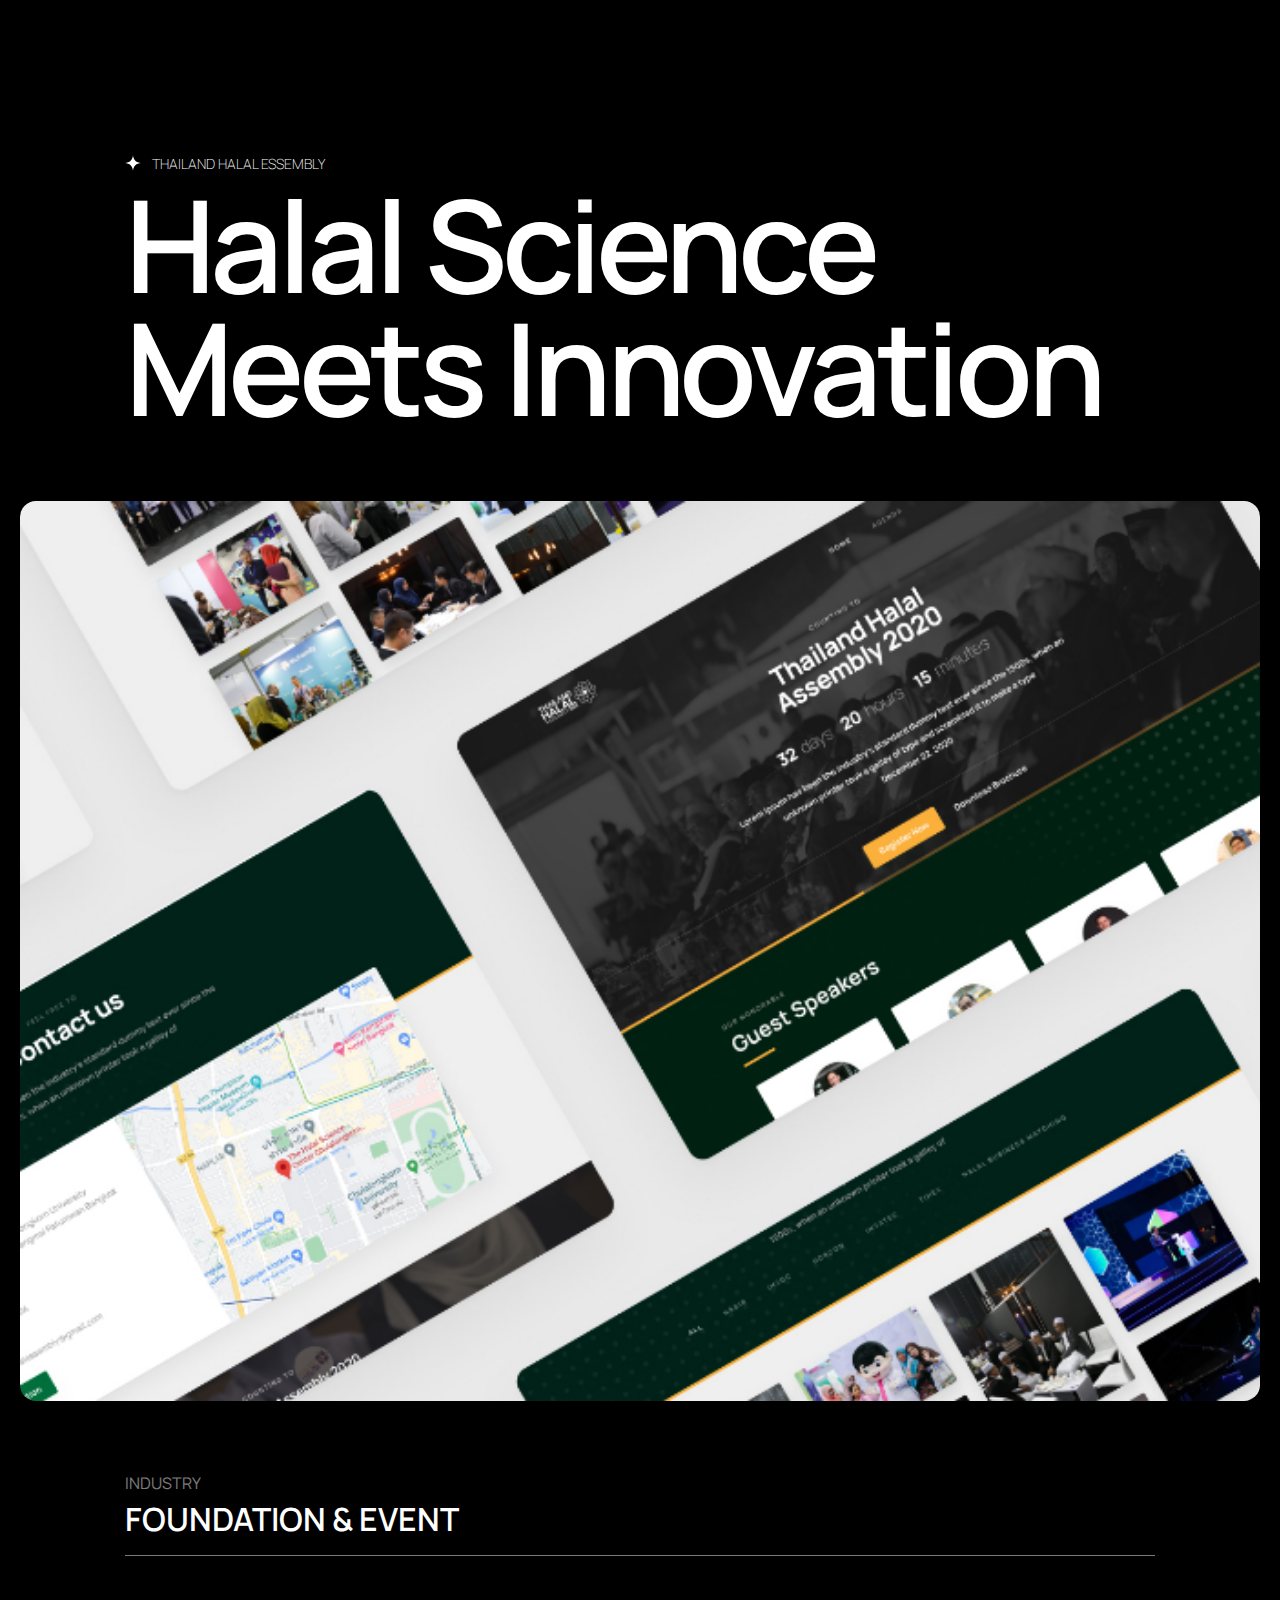
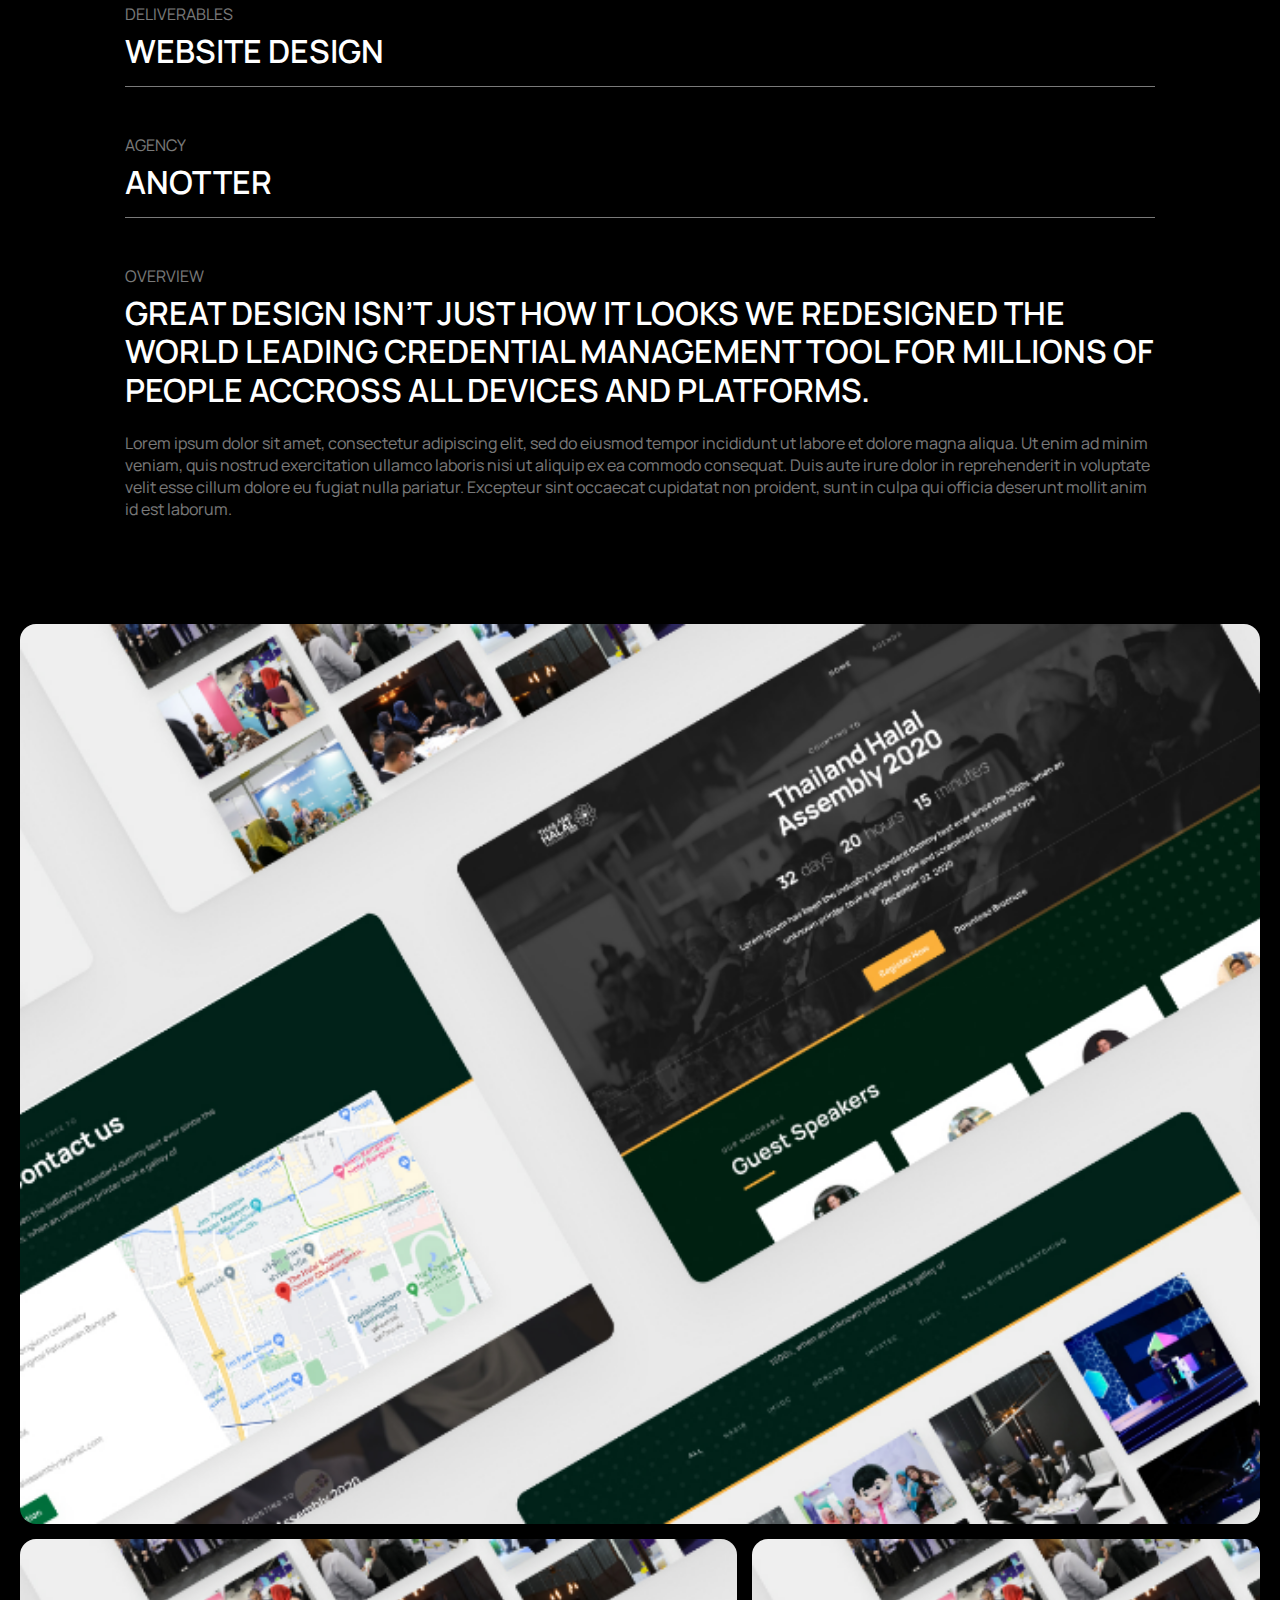
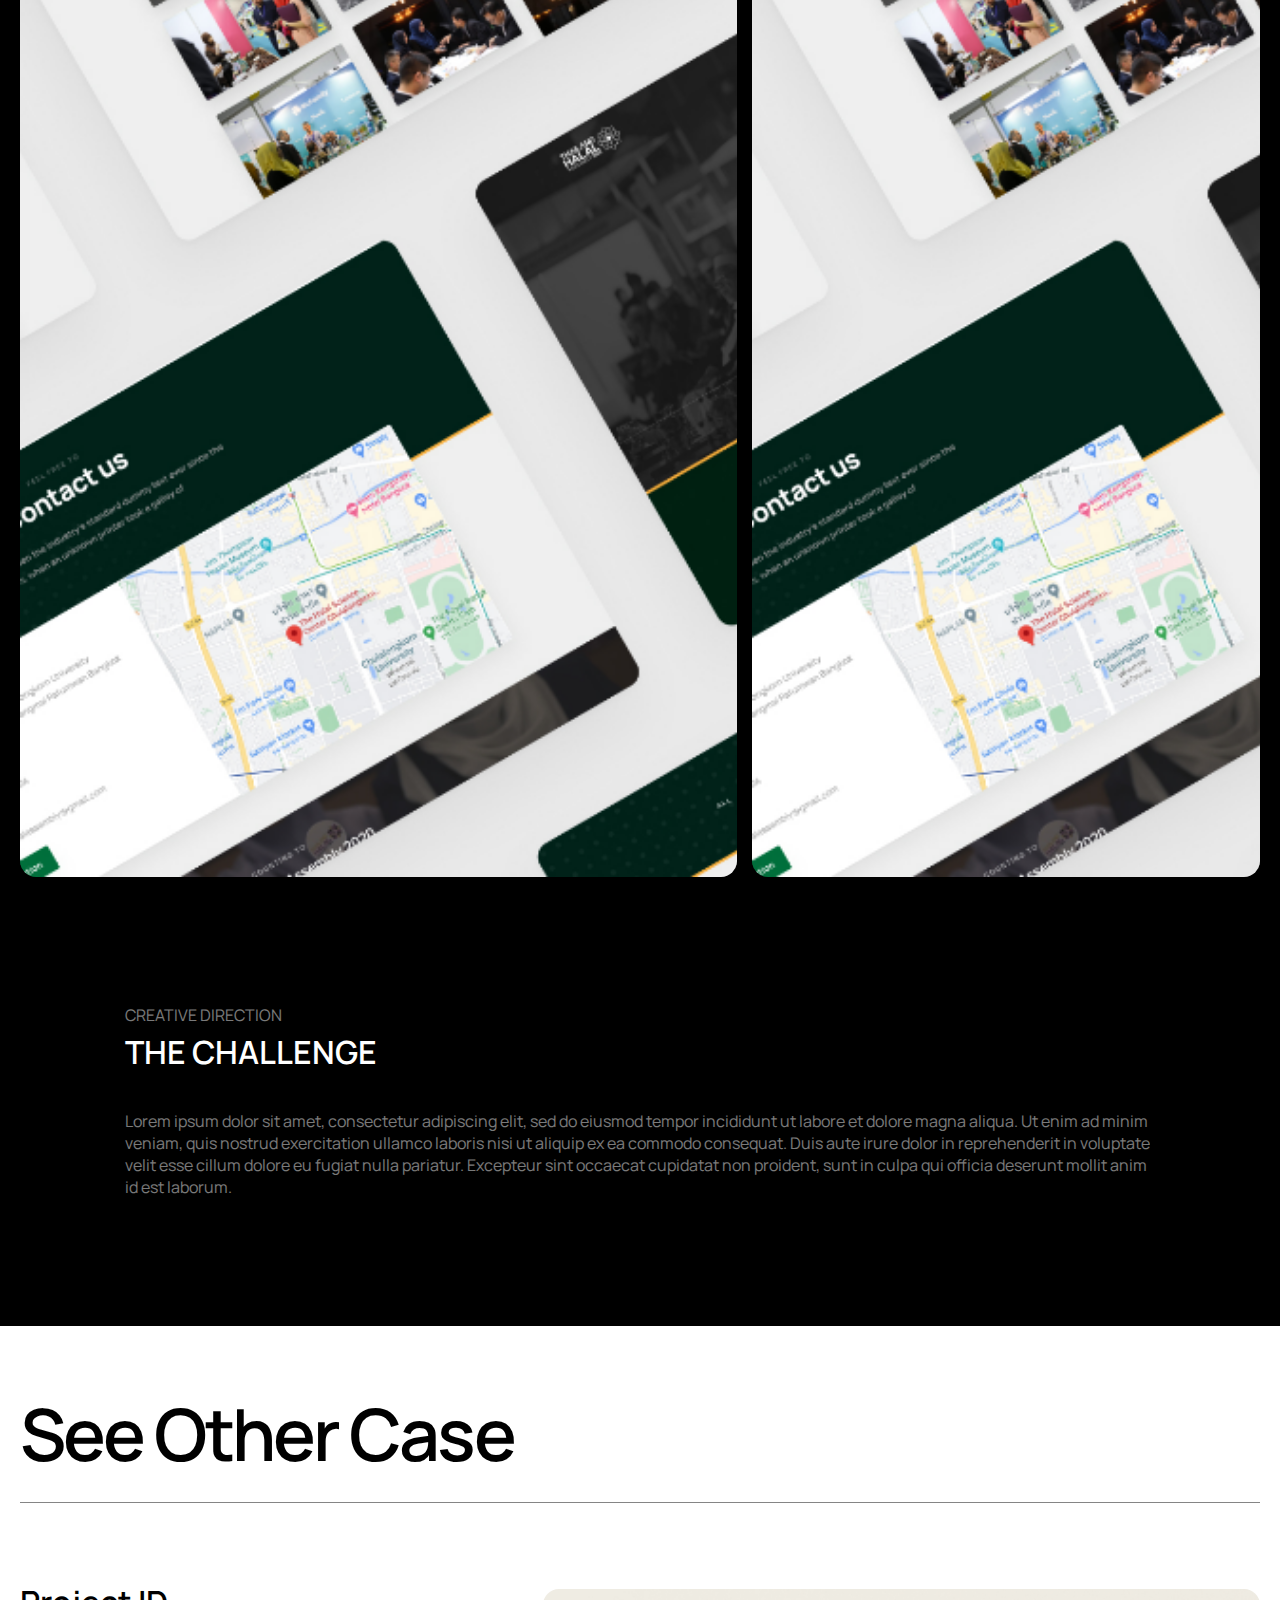
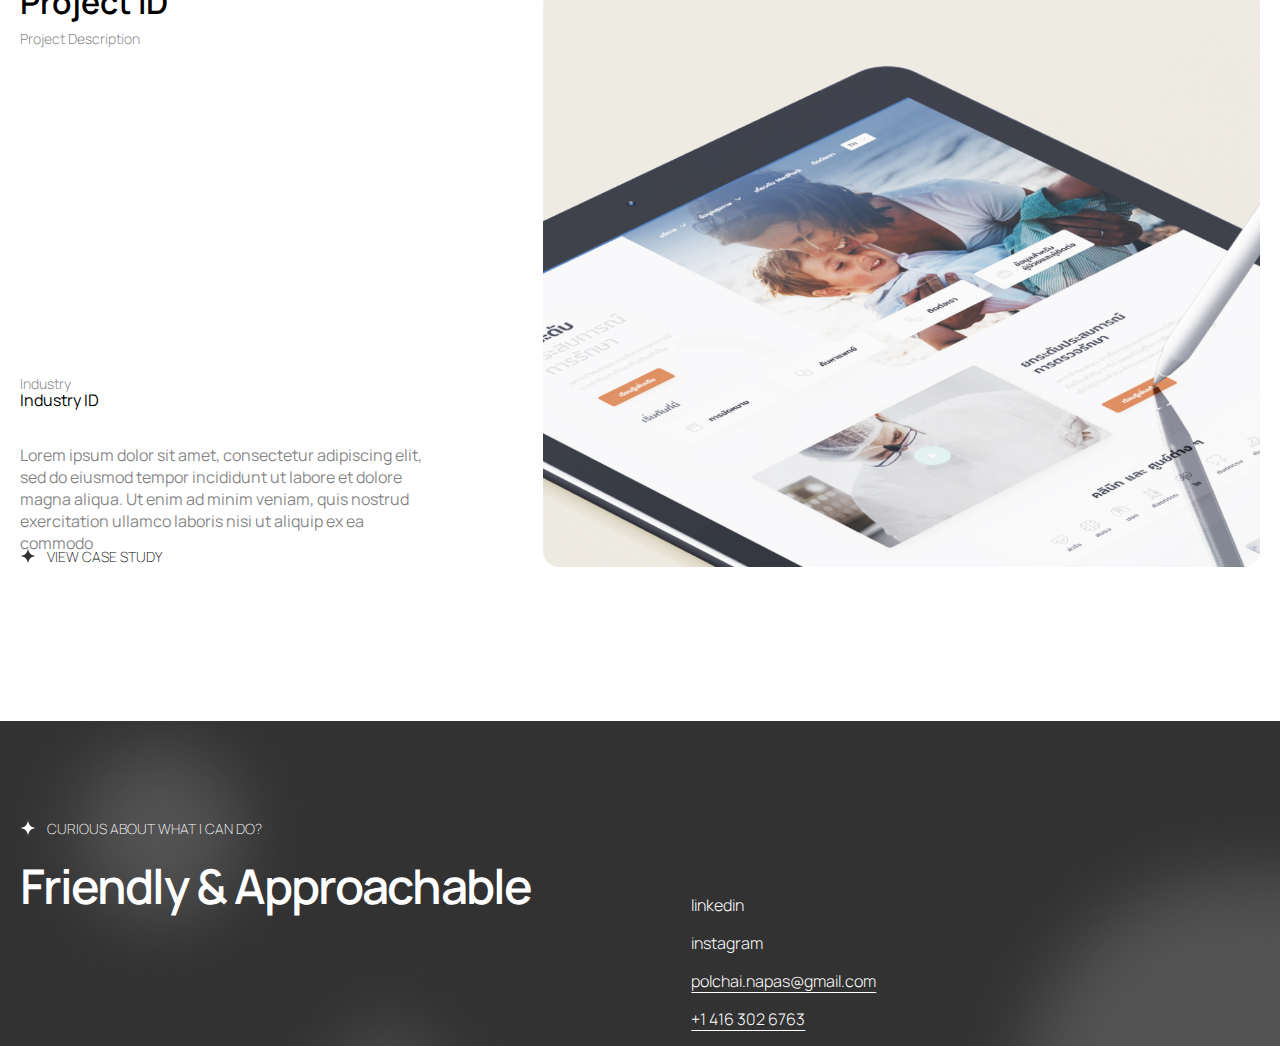
<file: casestudy.html>
<!DOCTYPE html>
<html lang="en">

<head>
    <meta charset="UTF-8" />
    <meta name="viewport" content="initial-scale=1.0, width=device-width" />
    <title>Cases</title>

    <!-- CSS files -->
    <link href="css/grid.css" rel="stylesheet" />
    <link href="css/main.css" rel="stylesheet" />

    <!-- Google Fonts -->
    <link href="https://fonts.googleapis.com/css2?family=Manrope:wght@400;600;700&display=swap" rel="stylesheet" />
</head>

<body class="page-casestudy">
    <header>
        <nav>
            <!-- Navigation content -->
        </nav>
    </header>

    <section id="case-t">
        <div class="grid-con">
            <p id="title-des" class="grid-column col-start-2 col-end-12 m-col-span-full">
                <img src="img/w-star.svg" alt="" id="w-star-case-des">
                Thailand Halal Essembly
            </p>

            <h1 id="title" class="grid-column col-start-2 col-end-12 m-col-span-full">
                Halal Science <br>Meets Innovation
            </h1>
        </div>

        <div class="grid-con">
            <div id="case-t-img" class="col-start-1 col-end-13 m-col-span-full"></div>
        </div>
    </section>

    <section id="case-info">
        <div class="grid-con">
            <p id="info-h" class="m-col-span-full col-start-2 col-end-12">
                Industry
            </p>

            <p id="info-h-type" class="m-col-span-full col-start-2 col-end-12">
                Foundation & event
            </p>
        </div>

        <div class="grid-con">
            <div class="m-col-span-full col-start-2 col-end-12">
                <div class="line-1"></div>
            </div>
        </div>

        <div class="grid-con">
            <p id="info-h" class="m-col-span-full col-start-2 col-end-12">
                Deliverables
            </p>

            <p id="info-h-type" class="m-col-span-full col-start-2 col-end-12">
                Website Design
            </p>
        </div>

        <div class="grid-con">
            <div class="m-col-span-full col-start-2 col-end-12">
                <div class="line-1"></div>
            </div>
        </div>

        <div class="grid-con">
            <p id="info-h" class="m-col-span-full col-start-2 col-end-12">
                Agency
            </p>

            <p id="info-h-type" class="m-col-span-full col-start-2 col-end-12">
                Anotter
            </p>
        </div>

        <div class="grid-con">
            <div class="m-col-span-full col-start-2 col-end-12">
                <div class="line-1"></div>
            </div>
        </div>

        <div class="grid-con">
            <p id="info-h" class="m-col-span-full col-start-2 col-end-12">
                Overview
            </p>

            <p id="info-h-type" class="m-col-span-full col-start-2 col-end-12">
                Great design isn’t just how it looks We redesigned the world leading credential management tool for
                millions of people accross all devices and platforms.
            </p>

            <p id="info-des" class="m-col-span-full col-start-2 col-end-12">
                Lorem ipsum dolor sit amet, consectetur adipiscing elit, sed do eiusmod tempor incididunt ut labore et
                dolore magna aliqua. Ut enim ad minim veniam, quis nostrud exercitation ullamco laboris nisi ut aliquip
                ex ea commodo consequat. Duis aute irure dolor in reprehenderit in voluptate velit esse cillum dolore eu
                fugiat nulla pariatur. Excepteur sint occaecat cupidatat non proident, sunt in culpa qui officia
                deserunt mollit anim id est laborum.
            </p>
        </div>
    </section>

    <section id="gallery">
        <div class="grid-con">
            <div id="gallery-img-1" class="col-start-1 col-end-13 m-col-span-full"></div>
            <div id="gallery-img-2" class="col-start-1 col-end-8 m-col-span-full"></div>
            <div id="gallery-img-3" class="col-start-8 col-end-13 m-col-span-full"></div>
        </div>
    </section>

    <section id="challenge">
        <div class="grid-con">
            <p id="challenge-h" class="m-col-span-full col-start-2 col-end-12">
                Creative Direction
            </p>

            <p id="challenge-h-type" class="m-col-span-full col-start-2 col-end-12">
                The Challenge
            </p>

            <p id="challenge-des" class="m-col-span-full col-start-2 col-end-12">
                Lorem ipsum dolor sit amet, consectetur adipiscing elit, sed do eiusmod tempor incididunt ut labore et
                dolore magna aliqua. Ut enim ad minim veniam, quis nostrud exercitation ullamco laboris nisi ut aliquip
                ex ea commodo consequat. Duis aute irure dolor in reprehenderit in voluptate velit esse cillum dolore eu
                fugiat nulla pariatur. Excepteur sint occaecat cupidatat non proident, sunt in culpa qui officia
                deserunt mollit anim id est laborum.
            </p>
        </div>
    </section>

    <section id="other-case">
        <div class="grid-con">
            <h2 id="other-case-h" class="m-col-span-full col-start-1 col-end-13">
                See
                Other Case
            </h2>
        </div>

        <div class="grid-con">
            <div class="m-col-span-full col-start-1 col-end-13">
                <div class="line-2"></div>
            </div>
        </div>

        <div class="grid-con">
            <p id="other-case-id" class="m-col-span-full col-start-1 col-end-5">
                Project ID
            </p>

            <p id="other-case-des-1" class="m-col-span-full col-start-1 col-end-5">
                Project Description
            </p>

            <div id="other-case-img" class="m-col-span-full col-start-6 col-end-13"></div>

            <p id="other-case-industry-h" class="m-col-span-full col-start-1 col-end-5">
                Industry
            </p>

            <p id="other-case-industry-id" class="m-col-span-full col-start-1 col-end-5">
                Industry ID
            </p>

            <p id="other-case-des-2" class="m-col-span-full col-start-1 col-end-5">
                Lorem ipsum dolor sit amet, consectetur adipiscing elit, sed do eiusmod tempor incididunt ut labore et
                dolore magna aliqua. Ut enim ad minim veniam, quis nostrud exercitation ullamco laboris nisi ut aliquip
                ex ea commodo
            </p>

            <p id="case-button" class="grid-column col-start-1 col-end-13 m-col-span-full">
                <img src="img/b-star.svg" alt="" id="b-star-case-button">
                View case study
            </p>
        </div>
    </section>

    <footer class="components-footer">
        <div class="grid-con">
            <p id="footer-des" class="grid-column col-start-1 col-end-8 m-col-span-full">
                <img src="img/w-star.svg" alt="" id="w-star-footer-des">
                Curious about what I can do?
            </p>

            <h1 id="footer-text" class="grid-column col-start-1 col-end-8 m-col-span-full">
                Friendly & Approachable
            </h1>

            <div id="footer-menu-group">
                <p class="footer-menu grid-column col-start-1">
                    linkedin
                </p>

                <p class="footer-menu grid-column col-start-1">
                    instagram
                </p>

                <p class="footer-menu-underline grid-column col-start-1">
                    polchai.napas@gmail.com
                </p>

                <p class="footer-menu-underline grid-column col-start-1">
                    +1 416 302 6763
                </p>
            </div>
        </div>
    </footer>

</body>

<!-- Corrected JavaScript include -->
<script defer src="js/main.js"></script>

</html>
</file>
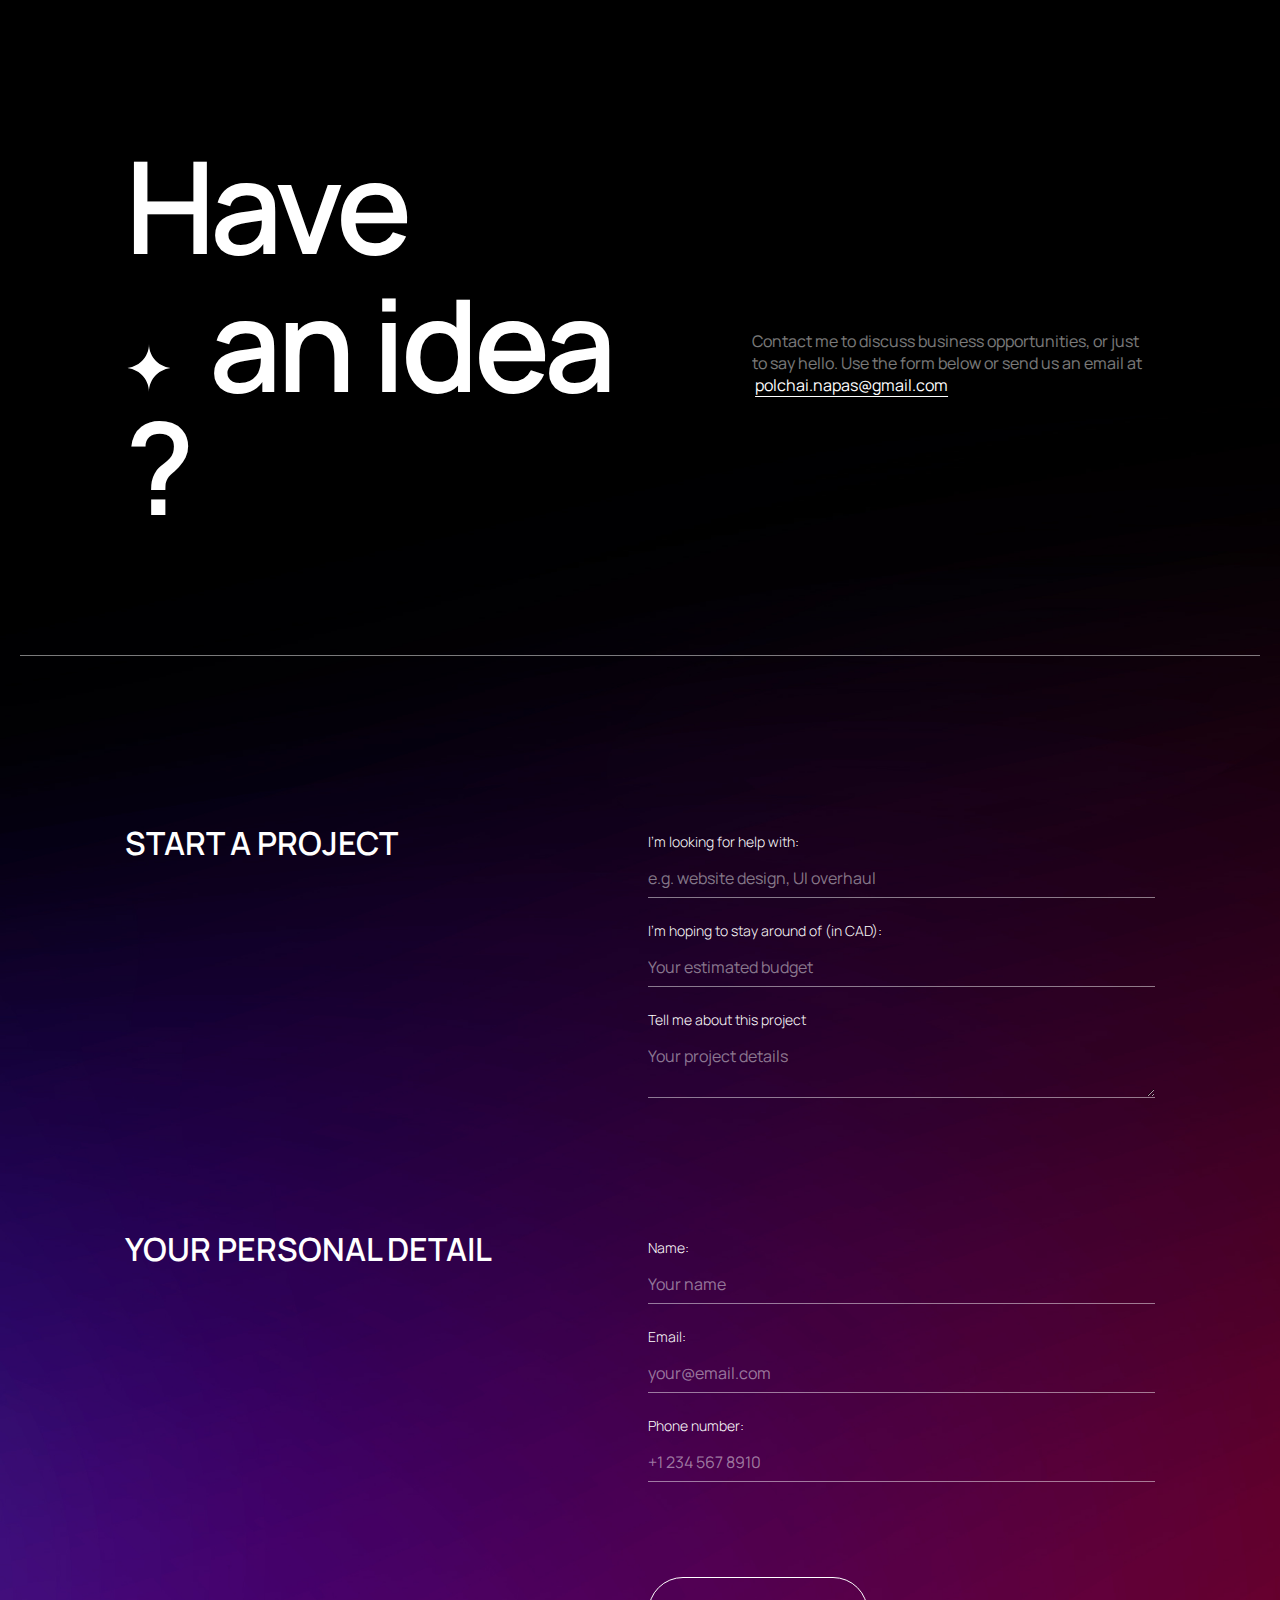
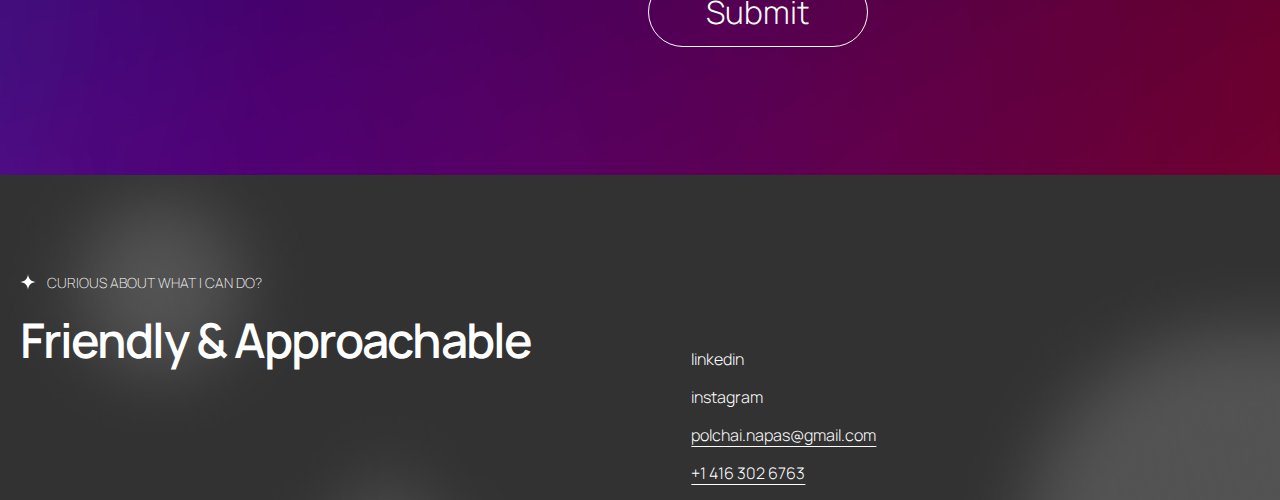
<file: contact.html>
<!DOCTYPE html>
<html lang="en">

<head>
    <meta charset="UTF-8" />
    <meta name="viewport" content="initial-scale=1.0, width=device-width" />
    <title>Contact</title>

    <!-- CSS files -->
    <link href="css/grid.css" rel="stylesheet" />
    <link href="css/main.css" rel="stylesheet" />

    <!-- Google Fonts -->
    <link href="https://fonts.googleapis.com/css2?family=Manrope:wght@400;600;700&display=swap" rel="stylesheet" />
</head>

<body class="page-contact">
    <header>
        <nav>
            <!-- Navigation content -->
        </nav>
    </header>

    <section id="contact-p-title">
        <div class="grid-con">
            <h1 class="grid-column m-col-span-full col-start-2 col-end-4" id="title">
                Have
            </h1>

            <h1 class="grid-column m-col-span-full col-start-2 col-end-7" id="title2">
                <img src="img/w-star.svg" alt="" id="w-star-header">
                an idea ?
            </h1>

            <p id="contact-p" class="grid-column col-start-8 col-end-12 m-col-span-full">

                <span class="low-op">
                    Contact me to discuss business opportunities, or just to say hello. Use the form below or send us an
                    email at
                </span>
                 <span class="underline">polchai.napas@gmail.com</span>
            </p>
        </div>

        <div class="grid-con">
            <div class="m-col-span-full col-start-1 col-end-13">
                <div class="line"></div>
            </div>
        </div>
    </section>

    <section id="form-1">
        <div class="grid-con">
          <h2 id="form-title" class="m-col-span-full col-start-2 col-end-5">
            Start a project
          </h2>
      
          <label class="m-col-span-full col-start-7 col-end-12" for="help">
            <p id="form-q">I’m looking for help with:</p>
            <input type="text" id="help" name="help" placeholder="e.g. website design, UI overhaul" />
          </label>
      
          <label class="m-col-span-full col-start-7 col-end-12" for="budget">
            <p id="form-q">I’m hoping to stay around of (in CAD):</p>
            <input type="text" id="budget" name="budget" placeholder="Your estimated budget" />
          </label>
      
          <label class="m-col-span-full col-start-7 col-end-12" for="details">
            <p id="form-q">Tell me about this project</p>
            <textarea id="details" name="details" placeholder="Your project details"></textarea>
          </label>
        </div>
      </section>
      
      <section id="form-2">
        <div class="grid-con">
          <h2 id="form-title" class="m-col-span-full col-start-2 col-end-6">
            Your personal detail
          </h2>
      
          <label class="m-col-span-full col-start-7 col-end-12" for="name">
            <p id="form-q">Name:</p>
            <input type="text" id="name" name="name" placeholder="Your name" />
          </label>
      
          <label class="m-col-span-full col-start-7 col-end-12" for="email">
            <p id="form-q">Email:</p>
            <input type="email" id="email" name="email" placeholder="your@email.com" />
          </label>        
      
          <label class="m-col-span-full col-start-7 col-end-12" for="phone">
            <p id="form-q">Phone number:</p>
            <input type="tel" id="phone" name="phone" placeholder="+1 234 567 8910" />
          </label>

          <button id="send-button" class="m-col-span-full col-start-7 col-end-12">Submit</button>
        </div>

        
      </section>

      

    <footer class="components-footer">
        <div class="grid-con">
            <p id="footer-des" class="grid-column col-start-1 col-end-8 m-col-span-full">
                <img src="img/w-star.svg" alt="" id="w-star-footer-des">
                Curious about what I can do?
            </p>

            <h1 id="footer-text" class="grid-column col-start-1 col-end-8 m-col-span-full">
                Friendly & Approachable
            </h1>

            <div id="footer-menu-group">
                <p class="footer-menu grid-column col-start-1">
                    linkedin
                </p>

                <p class="footer-menu grid-column col-start-1">
                    instagram
                </p>

                <p class="footer-menu-underline grid-column col-start-1">
                    polchai.napas@gmail.com
                </p>

                <p class="footer-menu-underline grid-column col-start-1">
                    +1 416 302 6763
                </p>
            </div>
        </div>
    </footer>

    


</body>

<!-- Corrected JavaScript include -->
<script defer src="js/main.js"></script>

</html>
</file>
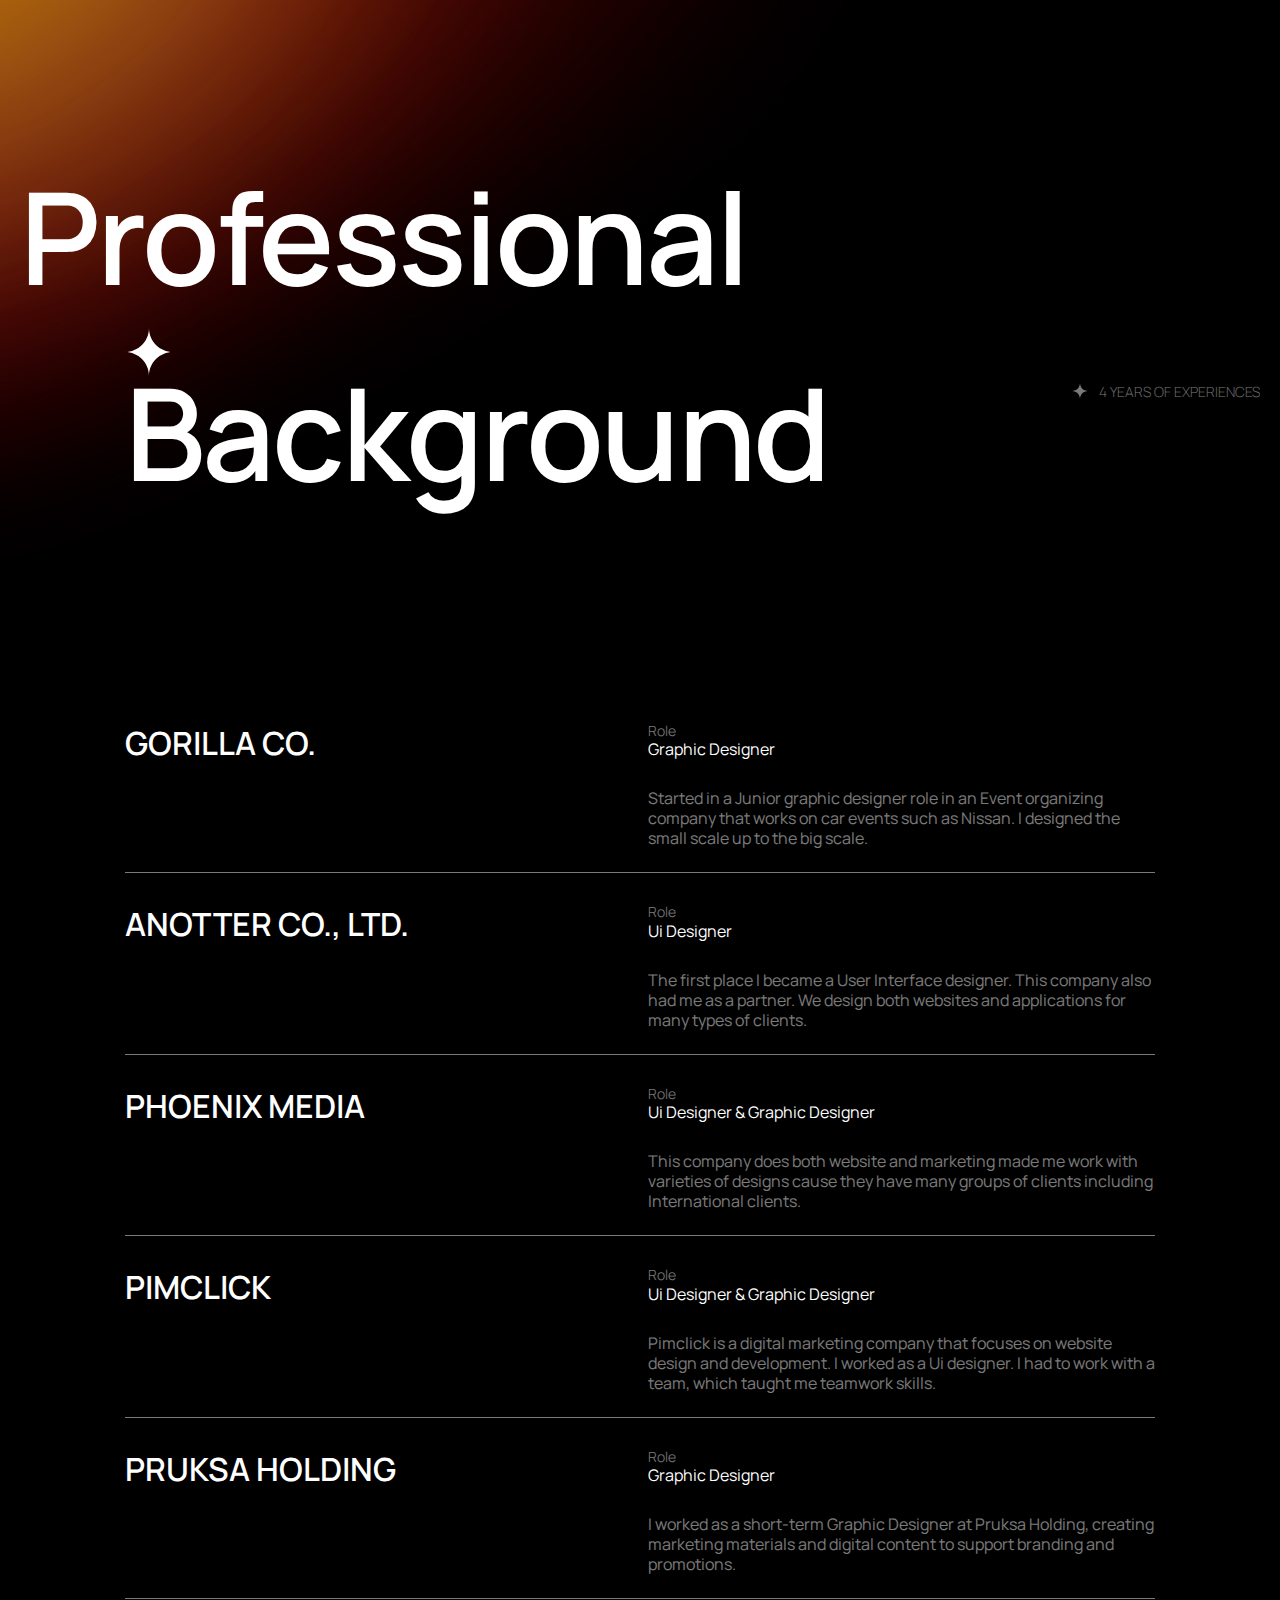
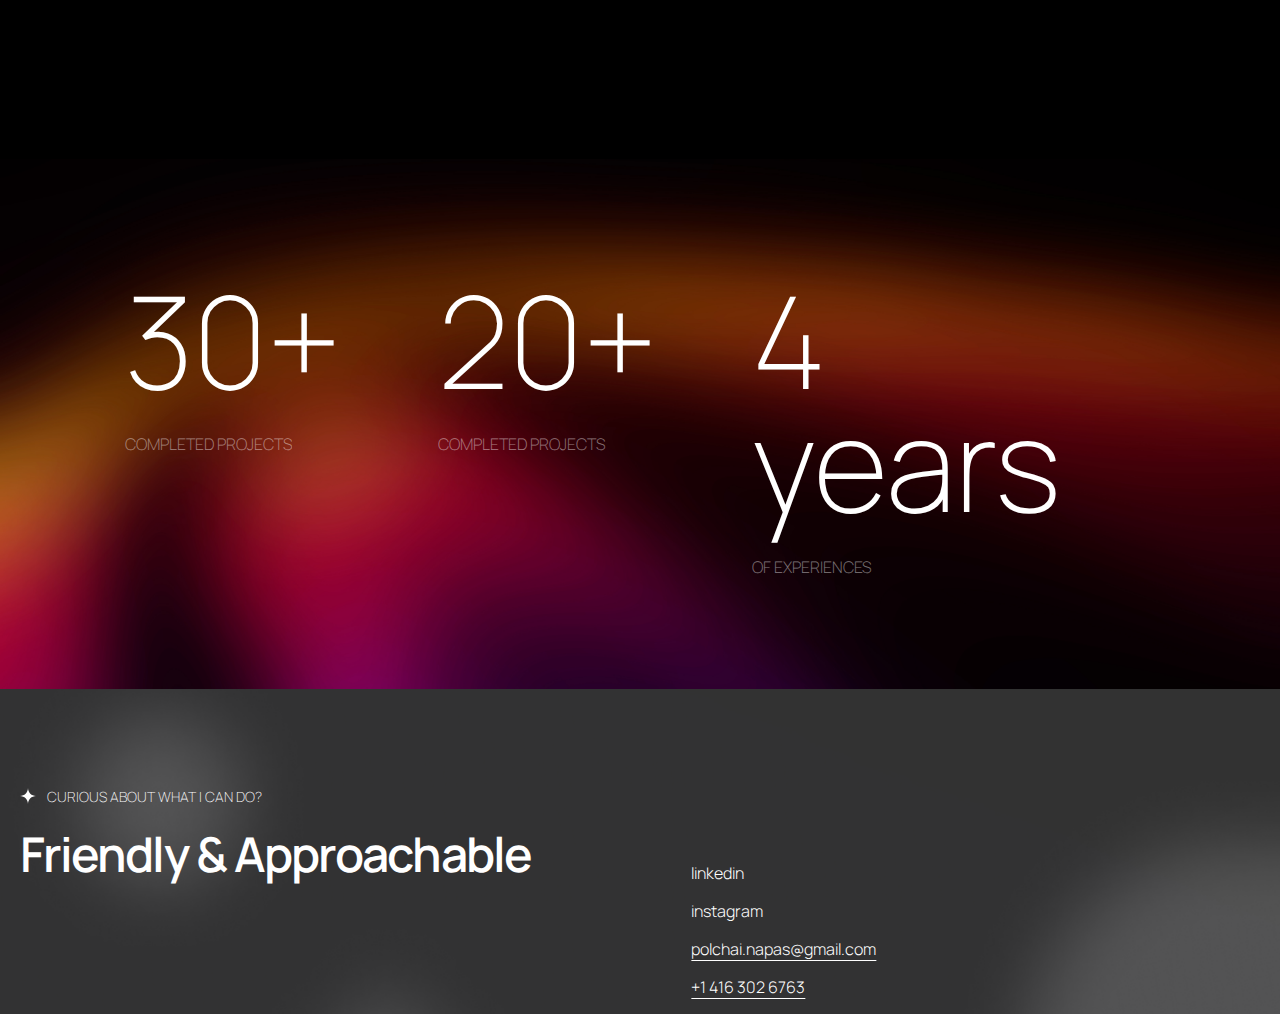
<file: experiences.html>
<!DOCTYPE html>
<html lang="en">

<head>
    <meta charset="UTF-8" />
    <meta name="viewport" content="initial-scale=1.0, width=device-width" />
    <title>Experiences</title>

    <!-- CSS files -->
    <link href="css/grid.css" rel="stylesheet" />
    <link href="css/main.css" rel="stylesheet" />

    <!-- Google Fonts -->
    <link href="https://fonts.googleapis.com/css2?family=Manrope:wght@400;600;700&display=swap" rel="stylesheet" />
</head>

<body class="page-experiences">
    <header>
        <nav>
            <!-- Navigation content -->
        </nav>
    </header>

    <section id="exp-p-title">
        <div class="grid-con">
            <h1 class="grid-column m-col-span-full col-start-1 col-end-4" id="title">
                Professional
            </h1>

            <h1 class="grid-column m-col-span-full col-start-2 col-end-9" id="title2">
                <img src="img/w-star.svg" alt="" id="w-star-header">
                Background
            </h1>

            <p id="exp-button" class="grid-column col-start-10 col-end-13 m-col-span-full">
                <img src="img/w-star.svg" alt="" id="w-star-exp-button">
                4 years of experiences
            </p>
        </div>

        <section id="exp-display">

            <div class="grid-con">
                <h2 id="company-title" class="m-col-span-full col-start-2 col-end-5">
                    Gorilla Co.
                </h2>
                <p id="role" class="m-col-span-full col-start-7 col-end-12">
                    Role
                </p>
                <p id="role-display" class="m-col-span-full col-start-7 col-end-12">
                    Graphic Designer
                </p>
                <p id="company-des" class="m-col-span-full col-start-7 col-end-12">
                    Started in a Junior graphic designer role in an Event organizing company that works on car events
                    such as Nissan. I designed the small scale up to the big scale.
                </p>
            </div>
            <div class="grid-con">
                <div class="m-col-span-full col-start-2 col-end-12">
                    <div class="line"></div>
                </div>
            </div>

            <div class="grid-con">
                <h2 id="company-title" class="m-col-span-full col-start-2 col-end-5">
                    Anotter Co., Ltd.
                </h2>
                <p id="role" class="m-col-span-full col-start-7 col-end-12">
                    Role
                </p>
                <p id="role-display" class="m-col-span-full col-start-7 col-end-12">
                    Ui Designer
                </p>
                <p id="company-des" class="m-col-span-full col-start-7 col-end-12">
                    The first place I became a User Interface designer. This company also had me as a partner. We design
                    both websites and applications for many types of clients.
                </p>
            </div>
            <div class="grid-con">
                <div class="m-col-span-full col-start-2 col-end-12">
                    <div class="line"></div>
                </div>
            </div>

            <div class="grid-con">
                <h2 id="company-title" class="m-col-span-full col-start-2 col-end-5">
                    Phoenix Media
                </h2>
                <p id="role" class="m-col-span-full col-start-7 col-end-12">
                    Role
                </p>
                <p id="role-display" class="m-col-span-full col-start-7 col-end-12">
                    Ui Designer & Graphic Designer
                </p>
                <p id="company-des" class="m-col-span-full col-start-7 col-end-12">
                    This company does both website and marketing made me work with varieties of designs cause they have
                    many groups of clients including International clients.
                </p>
            </div>
            <div class="grid-con">
                <div class="m-col-span-full col-start-2 col-end-12">
                    <div class="line"></div>
                </div>
            </div>

            <div class="grid-con">
                <h2 id="company-title" class="m-col-span-full col-start-2 col-end-5">
                    Pimclick
                </h2>
                <p id="role" class="m-col-span-full col-start-7 col-end-12">
                    Role
                </p>
                <p id="role-display" class="m-col-span-full col-start-7 col-end-12">
                    Ui Designer & Graphic Designer
                </p>
                <p id="company-des" class="m-col-span-full col-start-7 col-end-12">
                    Pimclick is a digital marketing company that focuses on website design and development. I worked as
                    a Ui designer. I had to work with a team, which taught me teamwork skills.
                </p>
            </div>
            <div class="grid-con">
                <div class="m-col-span-full col-start-2 col-end-12">
                    <div class="line"></div>
                </div>
            </div>

            <div class="grid-con">
                <h2 id="company-title" class="m-col-span-full col-start-2 col-end-5">
                    Pruksa Holding
                </h2>
                <p id="role" class="m-col-span-full col-start-7 col-end-12">
                    Role
                </p>
                <p id="role-display" class="m-col-span-full col-start-7 col-end-12">
                    Graphic Designer
                </p>
                <p id="company-des" class="m-col-span-full col-start-7 col-end-12">
                    I worked as a short-term Graphic Designer at Pruksa Holding, creating marketing materials and
                    digital content to support branding and promotions.
                </p>
            </div>
            <div class="grid-con">
                <div class="m-col-span-full col-start-2 col-end-12">
                    <div class="line"></div>
                </div>
            </div>



        </section>

        <section id="exp-num">
            <div class="grid-con">

                <div id="num-t" class="m-col-span-full col-start-2 col-end-4">
                    <p>
                        30+
                    </p>

                    <p id="num-des">
                        Completed projects
                    </p>
                </div>

                <div id="num-t" class="m-col-span-full col-start-5 col-end-7">
                    <p>
                        20+
                    </p>

                    <p id="num-des">
                        Completed projects
                    </p>
                </div>

                <div id="num-t" class="m-col-span-full col-start-8 col-end-12">
                    <p>
                        4 years
                    </p>

                    <p id="num-des">
                        of experiences
                    </p>
                </div>
                
            </div>
        </section>



        <footer class="components-footer">
            <div class="grid-con">
                <p id="footer-des" class="grid-column col-start-1 col-end-8 m-col-span-full">
                    <img src="img/w-star.svg" alt="" id="w-star-footer-des">
                    Curious about what I can do?
                </p>

                <h1 id="footer-text" class="grid-column col-start-1 col-end-8 m-col-span-full">
                    Friendly & Approachable
                </h1>

                <div id="footer-menu-group">
                    <p class="footer-menu grid-column col-start-1">
                        linkedin
                    </p>

                    <p class="footer-menu grid-column col-start-1">
                        instagram
                    </p>

                    <p class="footer-menu-underline grid-column col-start-1">
                        polchai.napas@gmail.com
                    </p>

                    <p class="footer-menu-underline grid-column col-start-1">
                        +1 416 302 6763
                    </p>
                </div>
            </div>

        </footer>


</body>
<!-- Corrected JavaScript include -->
<script defer src="js/main.js"></script>

</html>
</file>
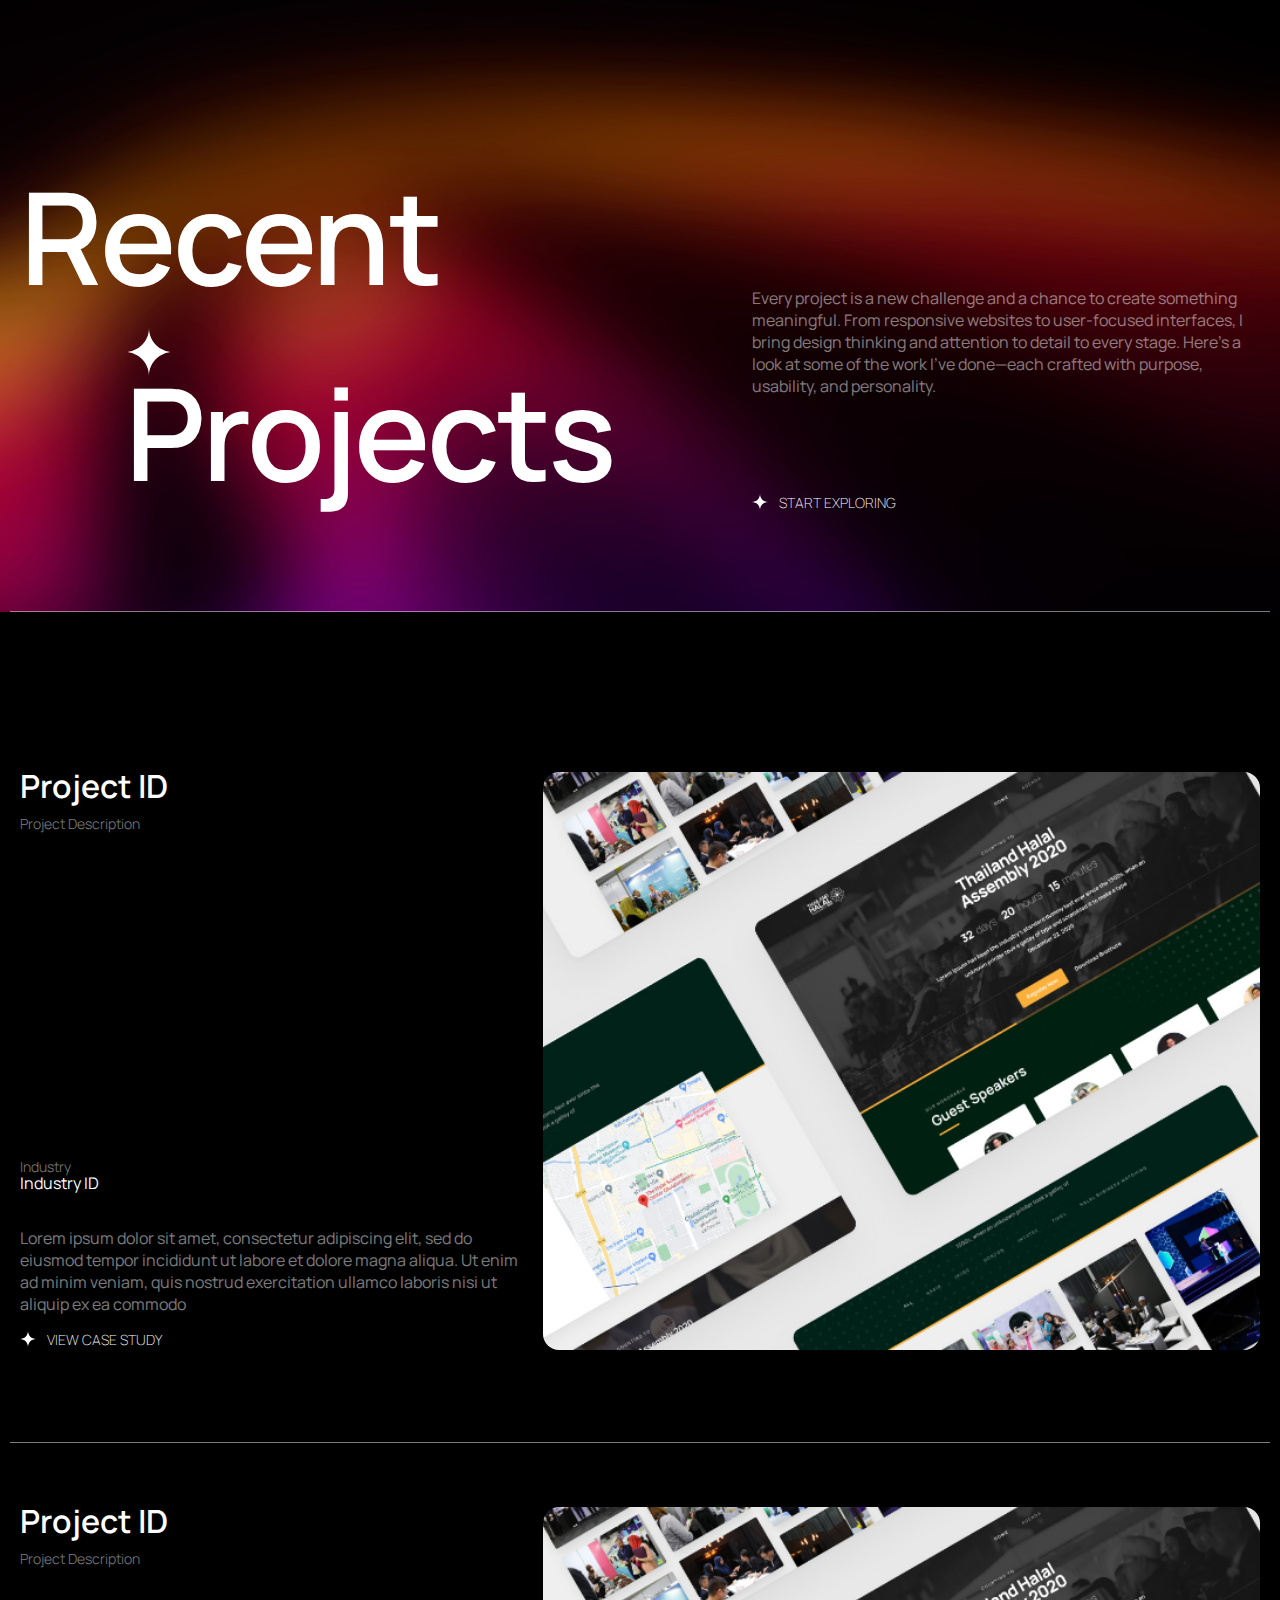
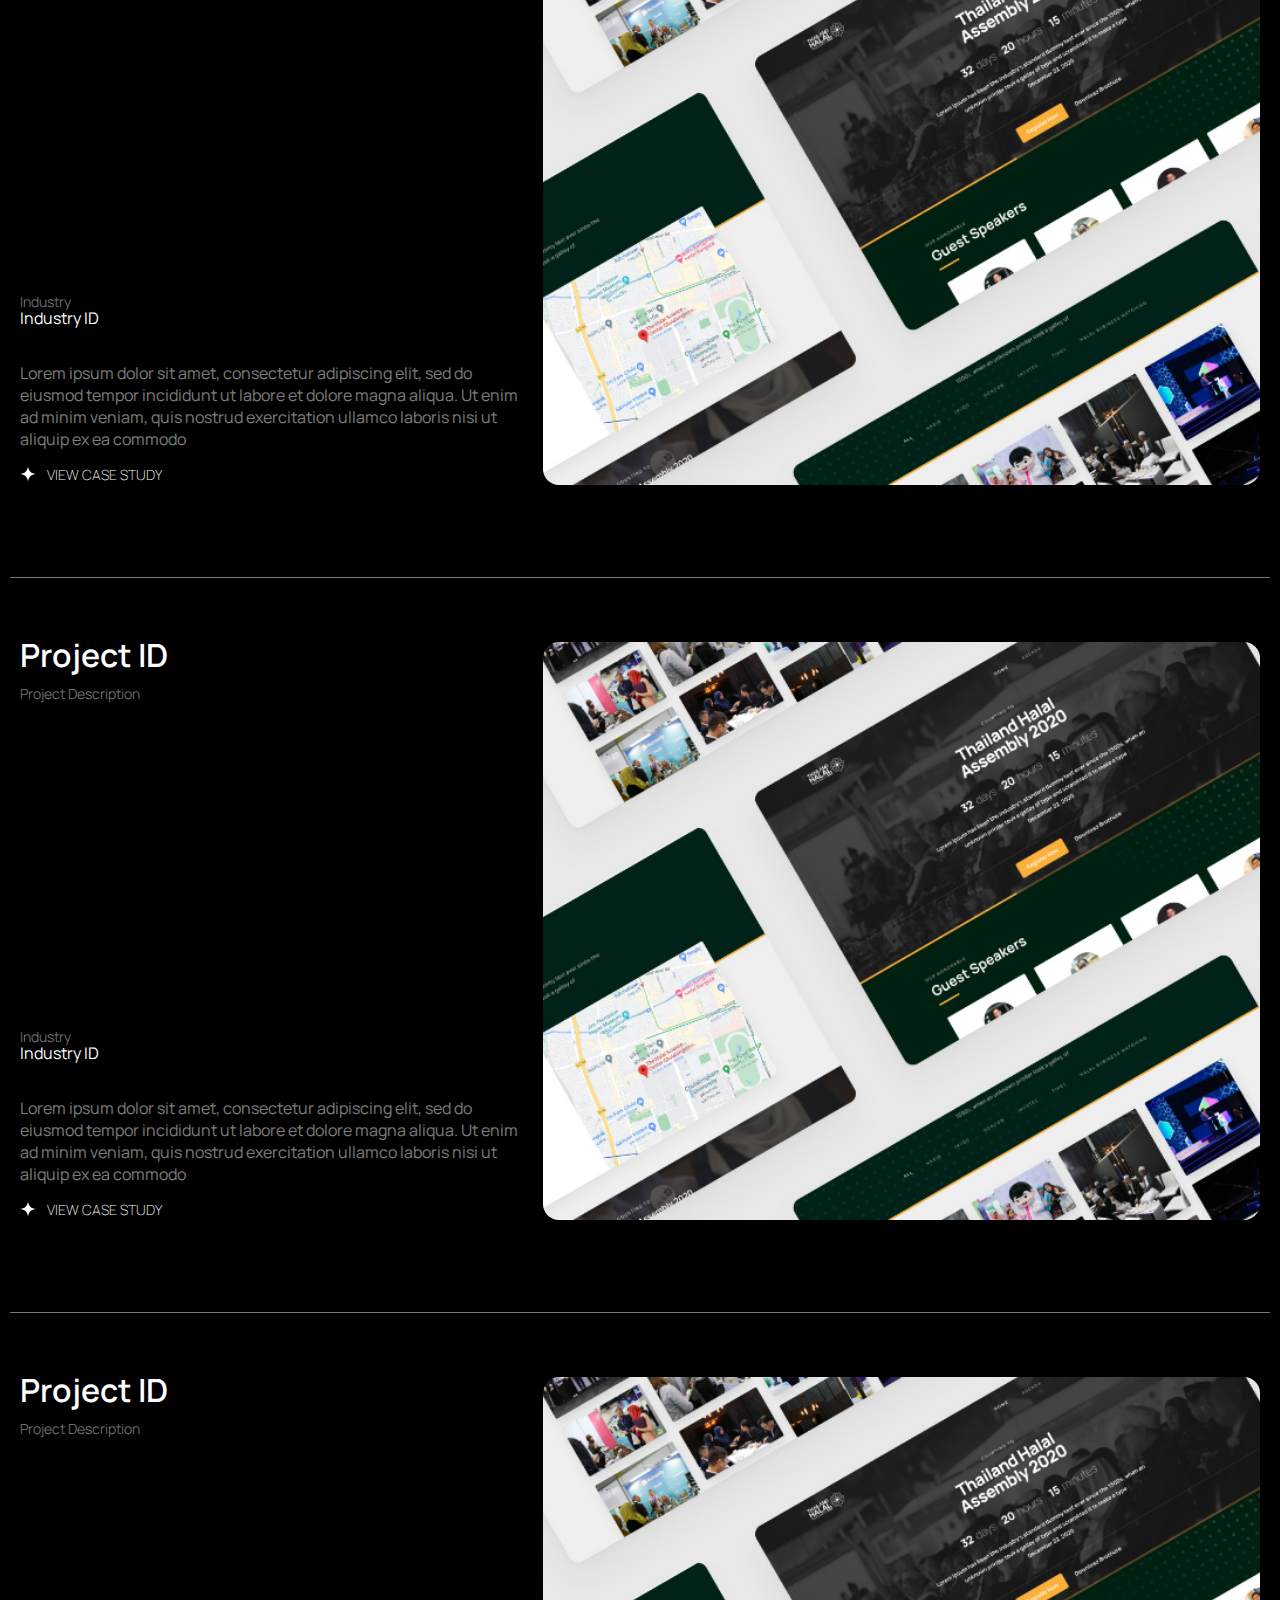
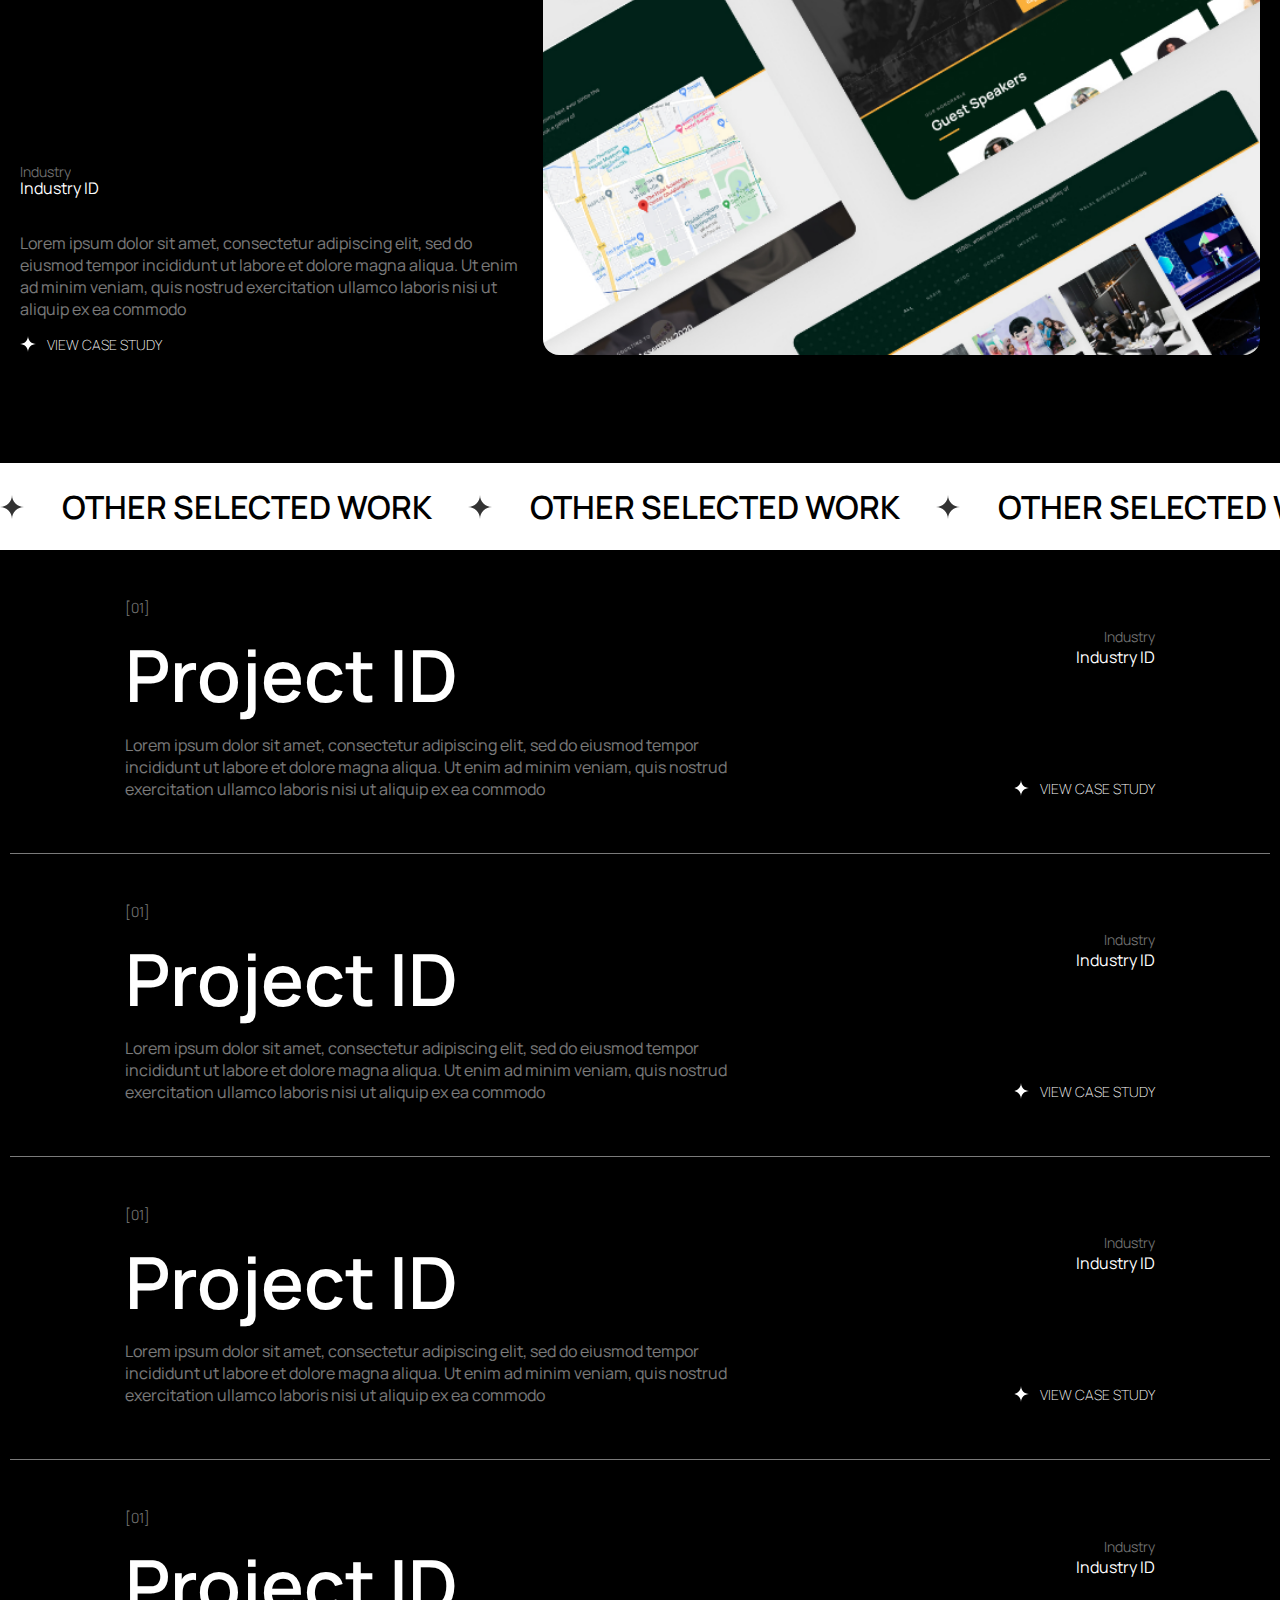
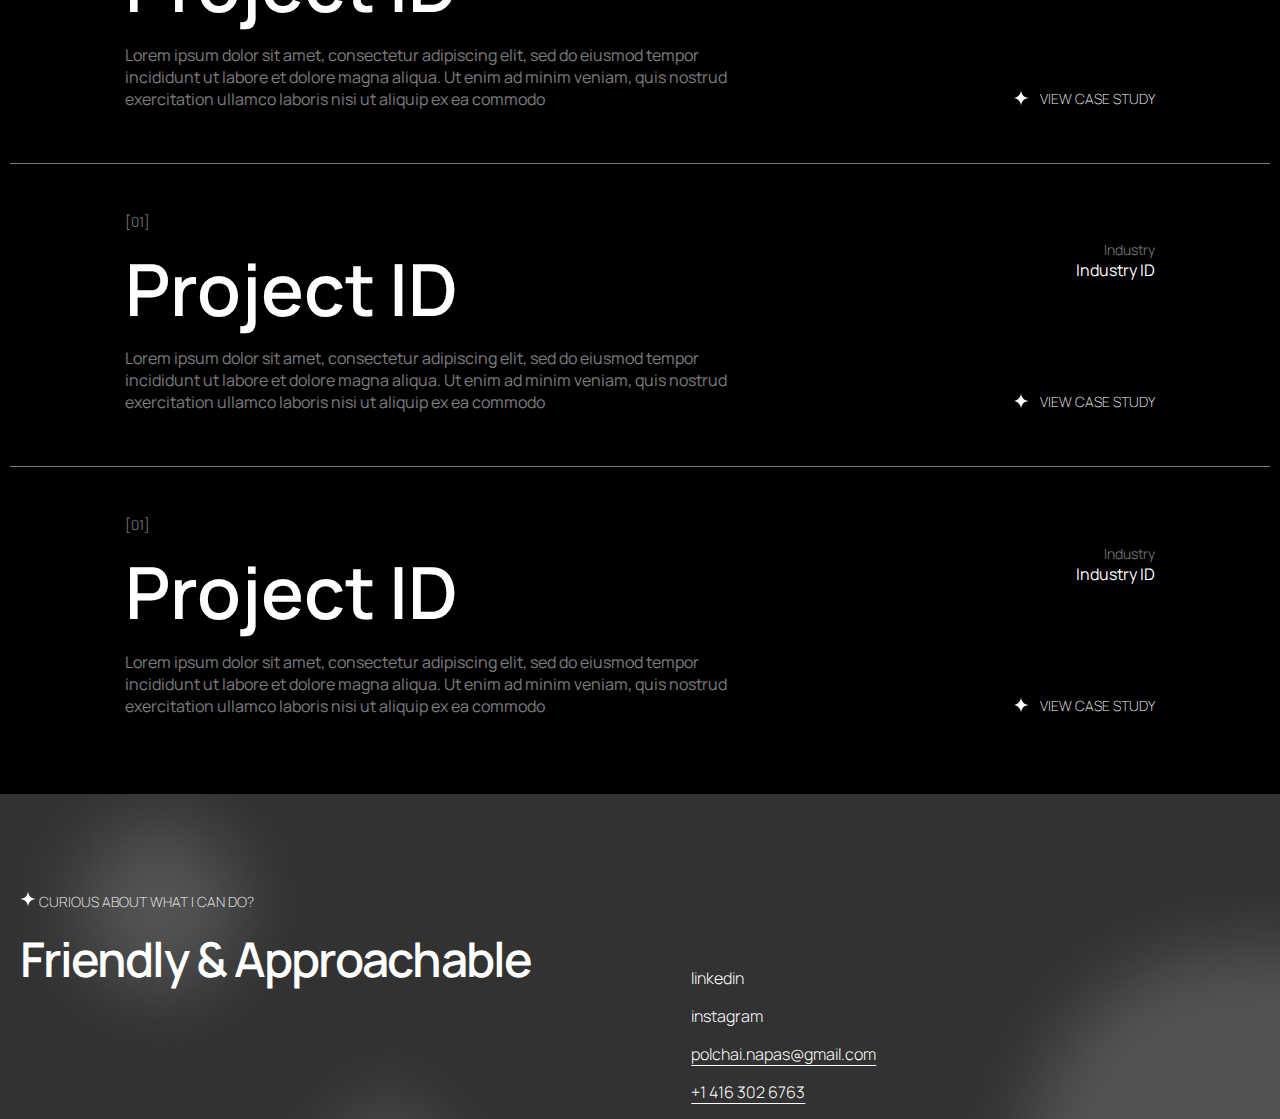
<file: projects.html>
<!DOCTYPE html>
<html lang="en">

<head>
    <meta charset="UTF-8" />
    <meta name="viewport" content="initial-scale=1.0, width=device-width" />
    <title>Projects</title>

    <!-- CSS files -->
    <link href="css/grid.css" rel="stylesheet" />
    <link href="css/main.css" rel="stylesheet" />

    <!-- Google Fonts -->
    <link href="https://fonts.googleapis.com/css2?family=Manrope:wght@400;600;700&display=swap" rel="stylesheet" />
</head>

<body class="page-projects">
    <header>
        <nav>
            <!-- Navigation content -->
        </nav>
    </header>

    <section id="projects-p-title">
        <div class="grid-con">
            <h1 class="grid-column m-col-span-full col-start-1 col-end-4" id="title">
                Recent
            </h1>

            <h1 class="grid-column m-col-span-full col-start-2 col-end-7" id="title2">
                <img src="img/w-star.svg" alt="" id="w-star-header">
                Projects
            </h1>

            <p id="projects-p" class="grid-column col-start-8 col-end-13 m-col-span-full">
                Every project is a new challenge and a chance to create something meaningful. From responsive websites
                to user-focused interfaces, I bring design thinking and attention to detail to every stage. Here’s a
                look at some of the work I’ve done—each crafted with purpose, usability, and personality.
            </p>

            <p id="projects-button" class="grid-column col-start-8 col-end-13 m-col-span-full">
                <img src="img/w-star.svg" alt="" id="w-star-projects-button">
                Start exploring
            </p>
        </div>

        <div class="line"></div>
    </section>

    <section id="projects-cards">
        <div class="grid-con">
            <h2 class="grid-column m-col-span-full col-start-1 col-end-5" id="card-title-1">
                Project ID
            </h2>

            <p class="grid-column m-col-span-full col-start-1 col-end-5" id="card-des-1">
                Project Description
            </p>

            <img src="img/THA MOCK2.png" alt="" class="grid-column m-col-span-full col-start-6 col-end-13"
                id="project-card-1">

            <p class="grid-column m-col-span-full col-start-1 col-end-5" id="card-industry-1">
                Industry
            </p>

            <p id="industry-type" class="grid-column col-start-1 col-end-5 m-col-span-full">
                Industry ID
            </p>

            <p id="projects-card-des" class="grid-column col-start-1 col-end-6 m-col-span-full">
                Lorem ipsum dolor sit amet, consectetur adipiscing elit, sed do eiusmod tempor incididunt ut labore et
                dolore magna aliqua. Ut enim ad minim veniam, quis nostrud exercitation ullamco laboris nisi ut aliquip
                ex ea commodo
            </p>

            <p id="projects-card-button" class="grid-column col-start-1 col-end-8 m-col-span-full">
                <img src="img/w-star.svg" alt="" id="w-star-projects-button">
                View case study
            </p>
        </div>
        <div class="line"></div>
    </section>

    <section id="projects-cards">
        <div class="grid-con">
            <h2 class="grid-column m-col-span-full col-start-1 col-end-5" id="card-title-1">
                Project ID
            </h2>

            <p class="grid-column m-col-span-full col-start-1 col-end-5" id="card-des-1">
                Project Description
            </p>

            <img src="img/THA MOCK2.png" alt="" class="grid-column m-col-span-full col-start-6 col-end-13"
                id="project-card-1">

            <p class="grid-column m-col-span-full col-start-1 col-end-5" id="card-industry-1">
                Industry
            </p>

            <p id="industry-type" class="grid-column col-start-1 col-end-5 m-col-span-full">
                Industry ID
            </p>

            <p id="projects-card-des" class="grid-column col-start-1 col-end-6 m-col-span-full">
                Lorem ipsum dolor sit amet, consectetur adipiscing elit, sed do eiusmod tempor incididunt ut labore et
                dolore magna aliqua. Ut enim ad minim veniam, quis nostrud exercitation ullamco laboris nisi ut aliquip
                ex ea commodo
            </p>

            <p id="projects-card-button" class="grid-column col-start-1 col-end-8 m-col-span-full">
                <img src="img/w-star.svg" alt="" id="w-star-projects-button">
                View case study
            </p>
        </div>
        <div class="line"></div>
    </section>

    <section id="projects-cards">
        <div class="grid-con">
            <h2 class="grid-column m-col-span-full col-start-1 col-end-5" id="card-title-1">
                Project ID
            </h2>

            <p class="grid-column m-col-span-full col-start-1 col-end-5" id="card-des-1">
                Project Description
            </p>

            <img src="img/THA MOCK2.png" alt="" class="grid-column m-col-span-full col-start-6 col-end-13"
                id="project-card-1">

            <p class="grid-column m-col-span-full col-start-1 col-end-5" id="card-industry-1">
                Industry
            </p>

            <p id="industry-type" class="grid-column col-start-1 col-end-5 m-col-span-full">
                Industry ID
            </p>

            <p id="projects-card-des" class="grid-column col-start-1 col-end-6 m-col-span-full">
                Lorem ipsum dolor sit amet, consectetur adipiscing elit, sed do eiusmod tempor incididunt ut labore et
                dolore magna aliqua. Ut enim ad minim veniam, quis nostrud exercitation ullamco laboris nisi ut aliquip
                ex ea commodo
            </p>

            <p id="projects-card-button" class="grid-column col-start-1 col-end-8 m-col-span-full">
                <img src="img/w-star.svg" alt="" id="w-star-projects-button">
                View case study
            </p>
        </div>
        <div class="line"></div>
    </section>

    <section id="projects-cards">
        <div class="grid-con">
            <h2 class="grid-column m-col-span-full col-start-1 col-end-5" id="card-title-1">
                Project ID
            </h2>

            <p class="grid-column m-col-span-full col-start-1 col-end-5" id="card-des-1">
                Project Description
            </p>

            <img src="img/THA MOCK2.png" alt="" class="grid-column m-col-span-full col-start-6 col-end-13"
                id="project-card-1">

            <p class="grid-column m-col-span-full col-start-1 col-end-5" id="card-industry-1">
                Industry
            </p>

            <p id="industry-type" class="grid-column col-start-1 col-end-5 m-col-span-full">
                Industry ID
            </p>

            <p id="projects-card-des" class="grid-column col-start-1 col-end-6 m-col-span-full">
                Lorem ipsum dolor sit amet, consectetur adipiscing elit, sed do eiusmod tempor incididunt ut labore et
                dolore magna aliqua. Ut enim ad minim veniam, quis nostrud exercitation ullamco laboris nisi ut aliquip
                ex ea commodo
            </p>

            <p id="projects-card-button" class="grid-column col-start-1 col-end-8 m-col-span-full">
                <img src="img/w-star.svg" alt="" id="w-star-projects-button">
                View case study
            </p>
        </div>

    </section>


    <!-- Slider -->
    <section>
        <div class="projects-slider-wrapper">
            <div class="sliding-track">
                <p>
                    <img src="img/b-star.svg" alt="" class="b-star-slider">
                    Other Selected Work
                </p>

                <p>
                    <img src="img/b-star.svg" alt="" class="b-star-slider">
                    Other Selected Work
                </p>

                <p>
                    <img src="img/b-star.svg" alt="" class="b-star-slider">
                    Other Selected Work
                </p>

                <p>
                    <img src="img/b-star.svg" alt="" class="b-star-slider">
                    Other Selected Work
                </p>

                <p>
                    <img src="img/b-star.svg" alt="" class="b-star-slider">
                    Other Selected Work
                </p>

                <p>
                    <img src="img/b-star.svg" alt="" class="b-star-slider">
                    Other Selected Work
                </p>

                <p>
                    <img src="img/b-star.svg" alt="" class="b-star-slider">
                    Other Selected Work
                </p>

                <p>
                    <img src="img/b-star.svg" alt="" class="b-star-slider">
                    Other Selected Work
                </p>

                <p>
                    <img src="img/b-star.svg" alt="" class="b-star-slider">
                    Other Selected Work
                </p>

                <p>
                    <img src="img/b-star.svg" alt="" class="b-star-slider">
                    Other Selected Work
                </p>

                <p>
                    <img src="img/b-star.svg" alt="" class="b-star-slider">
                    Other Selected Work
                </p>

                <p>
                    <img src="img/b-star.svg" alt="" class="b-star-slider">
                    Other Selected Work
                </p>

                <p>
                    <img src="img/b-star.svg" alt="" class="b-star-slider">
                    Other Selected Work
                </p>

                <p>
                    <img src="img/b-star.svg" alt="" class="b-star-slider">
                    Other Selected Work
                </p>

                <p>
                    <img src="img/b-star.svg" alt="" class="b-star-slider">
                    Other Selected Work
                </p>

                <p>
                    <img src="img/b-star.svg" alt="" class="b-star-slider">
                    Other Selected Work
                </p>

                <p>
                    <img src="img/b-star.svg" alt="" class="b-star-slider">
                    Other Selected Work
                </p>

                <p>
                    <img src="img/b-star.svg" alt="" class="b-star-slider">
                    Other Selected Work
                </p>

                <p>
                    <img src="img/b-star.svg" alt="" class="b-star-slider">
                    Other Selected Work
                </p>

                <p>
                    <img src="img/b-star.svg" alt="" class="b-star-slider">
                    Other Selected Work
                </p>

                <p>
                    <img src="img/b-star.svg" alt="" class="b-star-slider">
                    Other Selected Work
                </p>

                <p>
                    <img src="img/b-star.svg" alt="" class="b-star-slider">
                    Other Selected Work
                </p>

                <p>
                    <img src="img/b-star.svg" alt="" class="b-star-slider">
                    Other Selected Work
                </p>

                <p>
                    <img src="img/b-star.svg" alt="" class="b-star-slider">
                    Other Selected Work
                </p>

                <p>
                    <img src="img/b-star.svg" alt="" class="b-star-slider">
                    Other Selected Work
                </p>

                <p>
                    <img src="img/b-star.svg" alt="" class="b-star-slider">
                    Other Selected Work
                </p>

                <p>
                    <img src="img/b-star.svg" alt="" class="b-star-slider">
                    Other Selected Work
                </p>
            </div>
    </section>

    <section id="projects-cards-2">
        <div class="grid-con">
            <p class="grid-column m-col-span-full col-start-2 col-end-7" id="card-des-2">
                [01]
            </p>

            <h2 class="grid-column m-col-span-full col-start-2 col-end-7" id="card-title-2">
                Project ID
            </h2>

            <p id="projects-card-des-2" class="grid-column col-start-2 col-end-8 m-col-span-full">
                Lorem ipsum dolor sit amet, consectetur adipiscing elit, sed do eiusmod tempor incididunt ut labore et
                dolore magna aliqua. Ut enim ad minim veniam, quis nostrud exercitation ullamco laboris nisi ut aliquip
                ex ea commodo
            </p>

            <p class="grid-column m-col-span-full col-start-2 col-end-12" id="card-industry-2">
                Industry
            </p>

            <p id="industry-type-2" class="grid-column col-start-2 col-end-12 m-col-span-full">
                Industry ID

            <p id="projects-card-button-2" class="grid-column col-start-1 col-end-12 m-col-span-full">
                <img src="img/w-star.svg" alt="" id="w-star-projects-button">
                View case study
            </p>
        </div>
        <div class="line2"></div>

        <div class="grid-con">
            <p class="grid-column m-col-span-full col-start-2 col-end-7" id="card-des-2">
                [01]
            </p>

            <h2 class="grid-column m-col-span-full col-start-2 col-end-7" id="card-title-2">
                Project ID
            </h2>

            <p id="projects-card-des-2" class="grid-column col-start-2 col-end-8 m-col-span-full">
                Lorem ipsum dolor sit amet, consectetur adipiscing elit, sed do eiusmod tempor incididunt ut labore et
                dolore magna aliqua. Ut enim ad minim veniam, quis nostrud exercitation ullamco laboris nisi ut aliquip
                ex ea commodo
            </p>

            <p class="grid-column m-col-span-full col-start-2 col-end-12" id="card-industry-2">
                Industry
            </p>

            <p id="industry-type-2" class="grid-column col-start-2 col-end-12 m-col-span-full">
                Industry ID

            <p id="projects-card-button-2" class="grid-column col-start-1 col-end-12 m-col-span-full">
                <img src="img/w-star.svg" alt="" id="w-star-projects-button">
                View case study
            </p>
        </div>
        <div class="line2"></div>

        <div class="grid-con">
            <p class="grid-column m-col-span-full col-start-2 col-end-7" id="card-des-2">
                [01]
            </p>

            <h2 class="grid-column m-col-span-full col-start-2 col-end-7" id="card-title-2">
                Project ID
            </h2>

            <p id="projects-card-des-2" class="grid-column col-start-2 col-end-8 m-col-span-full">
                Lorem ipsum dolor sit amet, consectetur adipiscing elit, sed do eiusmod tempor incididunt ut labore et
                dolore magna aliqua. Ut enim ad minim veniam, quis nostrud exercitation ullamco laboris nisi ut aliquip
                ex ea commodo
            </p>

            <p class="grid-column m-col-span-full col-start-2 col-end-12" id="card-industry-2">
                Industry
            </p>

            <p id="industry-type-2" class="grid-column col-start-2 col-end-12 m-col-span-full">
                Industry ID

            <p id="projects-card-button-2" class="grid-column col-start-1 col-end-12 m-col-span-full">
                <img src="img/w-star.svg" alt="" id="w-star-projects-button">
                View case study
            </p>
        </div>
        <div class="line2"></div>

        <div class="grid-con">
            <p class="grid-column m-col-span-full col-start-2 col-end-7" id="card-des-2">
                [01]
            </p>

            <h2 class="grid-column m-col-span-full col-start-2 col-end-7" id="card-title-2">
                Project ID
            </h2>

            <p id="projects-card-des-2" class="grid-column col-start-2 col-end-8 m-col-span-full">
                Lorem ipsum dolor sit amet, consectetur adipiscing elit, sed do eiusmod tempor incididunt ut labore et
                dolore magna aliqua. Ut enim ad minim veniam, quis nostrud exercitation ullamco laboris nisi ut aliquip
                ex ea commodo
            </p>

            <p class="grid-column m-col-span-full col-start-2 col-end-12" id="card-industry-2">
                Industry
            </p>

            <p id="industry-type-2" class="grid-column col-start-2 col-end-12 m-col-span-full">
                Industry ID

            <p id="projects-card-button-2" class="grid-column col-start-1 col-end-12 m-col-span-full">
                <img src="img/w-star.svg" alt="" id="w-star-projects-button">
                View case study
            </p>
        </div>
        <div class="line2"></div>

        <div class="grid-con">
            <p class="grid-column m-col-span-full col-start-2 col-end-7" id="card-des-2">
                [01]
            </p>

            <h2 class="grid-column m-col-span-full col-start-2 col-end-7" id="card-title-2">
                Project ID
            </h2>

            <p id="projects-card-des-2" class="grid-column col-start-2 col-end-8 m-col-span-full">
                Lorem ipsum dolor sit amet, consectetur adipiscing elit, sed do eiusmod tempor incididunt ut labore et
                dolore magna aliqua. Ut enim ad minim veniam, quis nostrud exercitation ullamco laboris nisi ut aliquip
                ex ea commodo
            </p>

            <p class="grid-column m-col-span-full col-start-2 col-end-12" id="card-industry-2">
                Industry
            </p>

            <p id="industry-type-2" class="grid-column col-start-2 col-end-12 m-col-span-full">
                Industry ID

            <p id="projects-card-button-2" class="grid-column col-start-1 col-end-12 m-col-span-full">
                <img src="img/w-star.svg" alt="" id="w-star-projects-button">
                View case study
            </p>
        </div>
        <div class="line2"></div>

        <div class="grid-con">
            <p class="grid-column m-col-span-full col-start-2 col-end-7" id="card-des-2">
                [01]
            </p>

            <h2 class="grid-column m-col-span-full col-start-2 col-end-7" id="card-title-2">
                Project ID
            </h2>

            <p id="projects-card-des-2" class="grid-column col-start-2 col-end-8 m-col-span-full">
                Lorem ipsum dolor sit amet, consectetur adipiscing elit, sed do eiusmod tempor incididunt ut labore et
                dolore magna aliqua. Ut enim ad minim veniam, quis nostrud exercitation ullamco laboris nisi ut aliquip
                ex ea commodo
            </p>

            <p class="grid-column m-col-span-full col-start-2 col-end-12" id="card-industry-2">
                Industry
            </p>

            <p id="industry-type-2" class="grid-column col-start-2 col-end-12 m-col-span-full">
                Industry ID

            <p id="projects-card-button-2" class="grid-column col-start-1 col-end-12 m-col-span-full">
                <img src="img/w-star.svg" alt="" id="w-star-projects-button">
                View case study
            </p>
        </div>

        
    </section>

    <footer class="components-footer">
        <div class="grid-con">
            <p id="footer-des" class="grid-column col-start-1 col-end-8 m-col-span-full">
                <img src="img/w-star.svg" alt="" id="w-star-hero-des">
                Curious about what I can do?
            </p>

            <h1 id="footer-text" class="grid-column col-start-1 col-end-8 m-col-span-full">
                Friendly & Approachable
            </h1>

            <div id="footer-menu-group">
                <p class="footer-menu grid-column col-start-1">
                    linkedin
                </p>

                <p class="footer-menu grid-column col-start-1">
                    instagram
                </p>

                <p class="footer-menu-underline grid-column col-start-1">
                    polchai.napas@gmail.com
                </p>

                <p class="footer-menu-underline grid-column col-start-1">
                    +1 416 302 6763
                </p>
            </div>
        </div>

    </footer>


</body>
<!-- Corrected JavaScript include -->
<script defer src="js/main.js"></script>

</html>
</file>
<file: css/grid.css>
/* Grid Container */
.grid-con {
    display: grid;
    grid-template-columns: repeat(12, 1fr);
    gap: 15px;
    padding: 0 20px;
    width: 100%;
    box-sizing: border-box;
  }
  
  /* Optional: Visual debug */
  .grid-column {
    padding: 10px;
  }
  
  /* Column Span Classes (Desktop) */
  .col-span-1  { grid-column: span 1; }
  .col-span-2  { grid-column: span 2; }
  .col-span-3  { grid-column: span 3; }
  .col-span-4  { grid-column: span 4; }
  .col-span-5  { grid-column: span 5; }
  .col-span-6  { grid-column: span 6; }
  .col-span-7  { grid-column: span 7; }
  .col-span-8  { grid-column: span 8; }
  .col-span-9  { grid-column: span 9; }
  .col-span-10 { grid-column: span 10; }
  .col-span-11 { grid-column: span 11; }
  .col-span-12 { grid-column: span 12; }
  .col-span-full { grid-column: span 12; }
  
  /* Column Start/End (Desktop) */
  .col-start-1  { grid-column-start: 1; }
  .col-start-2  { grid-column-start: 2; }
  .col-start-3  { grid-column-start: 3; }
  .col-start-4  { grid-column-start: 4; }
  .col-start-5  { grid-column-start: 5; }
  .col-start-6  { grid-column-start: 6; }
  .col-start-7  { grid-column-start: 7; }
  .col-start-8  { grid-column-start: 8; }
  .col-start-9  { grid-column-start: 9; }
  .col-start-10 { grid-column-start: 10; }
  .col-start-11 { grid-column-start: 11; }
  .col-start-12 { grid-column-start: 12; }
  
  .col-end-1  { grid-column-end: 1; }
  .col-end-2  { grid-column-end: 2; }
  .col-end-3  { grid-column-end: 3; }
  .col-end-4  { grid-column-end: 4; }
  .col-end-5  { grid-column-end: 5; }
  .col-end-6  { grid-column-end: 6; }
  .col-end-7  { grid-column-end: 7; }
  .col-end-8  { grid-column-end: 8; }
  .col-end-9  { grid-column-end: 9; }
  .col-end-10 { grid-column-end: 10; }
  .col-end-11 { grid-column-end: 11; }
  .col-end-12 { grid-column-end: 12; }
  .col-end-13 { grid-column-end: 13; }
  
  /* ------------------------------
     MOBILE OVERRIDES WITH "m-"
  ------------------------------ */
  @media (max-width: 768px) {
    .grid-con {
      grid-template-columns: 1fr; /* single column */
      padding: 0 10px; /* smaller margin */
      gap: 10px;
    }
  
    /* Mobile Column Span */
    .m-col-span-1  { grid-column: span 1 !important; }
    .m-col-span-2  { grid-column: span 2 !important; }
    .m-col-span-3  { grid-column: span 3 !important; }
    .m-col-span-4  { grid-column: span 4 !important; }
    .m-col-span-5  { grid-column: span 5 !important; }
    .m-col-span-6  { grid-column: span 6 !important; }
    .m-col-span-7  { grid-column: span 7 !important; }
    .m-col-span-8  { grid-column: span 8 !important; }
    .m-col-span-9  { grid-column: span 9 !important; }
    .m-col-span-10 { grid-column: span 10 !important; }
    .m-col-span-11 { grid-column: span 11 !important; }
    .m-col-span-12 { grid-column: span 12 !important; }
    .m-col-span-full { grid-column: span 1 !important; }
  
    /* Mobile Start */
    .m-col-start-auto { grid-column-start: auto !important; }
  
    /* Mobile End */
    .m-col-end-auto { grid-column-end: auto !important; }
  }
</file>
<file: css/main.css>
#nav-logo{background-image:url(../img/logo-w.svg);background-size:cover;display:flex;width:58px;height:33px;justify-content:center;align-items:center;flex-shrink:0;margin-top:48px}.navigation{display:block;align-items:left;position:fixed;z-index:99999;top:32px;left:0;width:100%;height:auto;opacity:.9;mix-blend-mode:difference;padding-left:32px;box-sizing:border-box}@media screen and (max-width: 995px){.navigation{flex-direction:row;justify-content:space-between;top:16px}}.navigation--animating{pointer-events:none !important}.navigation__logo{width:56px;height:auto;padding:0px}@media screen and (max-width: 995px){.navigation__logo{width:40px}}.navigation__logo img{width:100%;height:auto}.navigation__links{display:flex;align-items:center;justify-content:center;list-style:none;margin:0;padding:0}@media screen and (max-width: 995px){.navigation__links{display:none}}.navigation__links li{color:#fff;font-family:"Manrope",sans-serif;margin-left:8px;margin-right:8px;display:flex;flex-direction:column;align-items:center}.navigation__links li a{color:#fff;text-decoration:none}.navigation__links li:after{content:"";width:2px;height:2px;background-color:#fff;margin-top:6px;transition:.3s}.navigation__links li:hover:after{width:100%}.navigation__hamburger{width:22px;height:14px;cursor:pointer;mix-blend-mode:difference;display:none;position:relative}@media screen and (max-width: 995px){.navigation__hamburger{display:block}}.navigation__hamburger--active .hamburger__bar--top,.navigation__hamburger--active .hamburger__bar--middle,.navigation__hamburger--active .hamburger__bar--bottom{background:#fff !important}.navigation__hamburger--active .hamburger__bar--top{transform:translateX(-50%) rotate(-45deg) !important;transform-origin:right !important}.navigation__hamburger--active .hamburger__bar--middle{width:0px !important}.navigation__hamburger--active .hamburger__bar--bottom{transform:translateX(-50%) rotate(45deg) !important;transform-origin:right !important}.navigation__hamburger .hamburger{cursor:pointer}.navigation__hamburger .hamburger__bar--top,.navigation__hamburger .hamburger__bar--middle,.navigation__hamburger .hamburger__bar--bottom{left:50%;transform:translateX(-50%);transition:.5s;height:2px;border-radius:4px;background-color:#fff;position:absolute}.navigation__hamburger .hamburger__bar--top,.navigation__hamburger .hamburger__bar--bottom{width:16px}.navigation__hamburger .hamburger__bar--middle{width:22px;top:50%;transform:translate(-50%, -50%)}.navigation__hamburger .hamburger__bar--bottom{bottom:0}.mobile-navigation{position:fixed;top:0;left:0;width:100%;height:100%;z-index:99998;padding-top:66px;padding-left:32px;padding-right:32px;box-sizing:border-box;overflow:hidden;pointer-events:none;display:none}@media screen and (max-width: 995px){.mobile-navigation{display:block}}.mobile-navigation:before{content:"";position:absolute;width:100%;height:0%;top:0;left:0;background:#e9e9e9;transition:1s cubic-bezier(0.83, 0, 0.17, 1);transition-delay:.4s}.mobile-navigation--active{pointer-events:all}.mobile-navigation--active:before{height:100%;transition-delay:0}.mobile-navigation--active .mobile-navigation__links li{transform:translate3d(0, 0, 0);transition-delay:.6s}.mobile-navigation--active .mobile-navigation__links li:nth-child(2){transition-delay:.7s}.mobile-navigation--active .mobile-navigation__profile div{transform:translate3d(0, 0, 0);transition-delay:.8s}.mobile-navigation--active .mobile-navigation__profile span{transform:translate3d(0, 0, 0);transition-delay:.8s}.mobile-navigation--active .mobile-navigation__contact-info li{transform:translate3d(0, 0, 0);transition-delay:.9s}.mobile-navigation__links{list-style:none;padding:0;margin:0;position:relative;z-index:10}.mobile-navigation__links li{display:flex;align-items:flex-end;margin-bottom:16px;transform:translate3d(120%, 0, 0);transition:1s cubic-bezier(0.83, 0, 0.17, 1);transition-delay:.1s}.mobile-navigation__links li:nth-child(2){transition-delay:0s}.mobile-navigation__links li:before{content:"";height:1px;flex:1;background-color:#000}.mobile-navigation__links li a{font-size:24px;text-transform:uppercase;font-weight:bold;color:#000;text-decoration:none;font-family:"Manrope",sans-serif;margin-left:16px;line-height:1}.mobile-navigation__links li:last-of-type{margin-bottom:0}.mobile-navigation__profile{display:flex;align-items:center;justify-content:center;margin-top:118px;margin-bottom:32px;position:relative;z-index:10}.mobile-navigation__profile div{width:95px;height:95px;border-radius:100%;position:relative;overflow:hidden;margin-right:25px;transition:1s cubic-bezier(0.83, 0, 0.17, 1);transform:translate3d(-100vw, 0, 0);transition-delay:0s}.mobile-navigation__profile img{width:100%;height:100%;-o-object-position:center;object-position:center;-o-object-fit:cover;object-fit:cover}.mobile-navigation__profile span{font-size:46px;font-weight:500;font-family:"Manrope",sans-serif;transition:1s cubic-bezier(0.83, 0, 0.17, 1);transform:translate3d(100vw, 0, 0);transition-delay:0s}.mobile-navigation__contact-info{list-style:none;display:flex;flex-direction:column;align-items:center;margin:0;padding:0;position:relative;z-index:10}.mobile-navigation__contact-info li{margin-bottom:16px;transition:1s cubic-bezier(0.83, 0, 0.17, 1);transition-delay:.1s;transform:translate3d(-100vw, 0, 0)}.mobile-navigation__contact-info li:last-of-type{margin-bottom:0}.mobile-navigation__contact-info li a{padding:8px 16px;border:1px solid #000;border-radius:9999px;text-decoration:none;text-align:center;display:inline-block;color:#000;font-family:"Manrope",sans-serif}.components-footer{background-image:url("../img/bg-hero.png");background-size:cover;background-position:center;background-repeat:no-repeat;padding:0px;width:100%;padding:0px;box-sizing:border-box}.components-footer #footer-des{font-family:Manrope;color:#fff;font-size:14px;font-style:normal;font-weight:200;line-height:72px;padding:0px;margin-top:72px;gap:8px;text-transform:uppercase}.components-footer #footer-text{color:var(--WHITE, #FFF);font-family:Manrope;font-size:48px;font-style:normal;font-weight:600;line-height:48px;letter-spacing:-1.92px;margin-top:-32px;padding:0px}.components-footer #footer-menu-group{display:flex;flex-direction:column}.components-footer .footer-menu{color:var(--WHITE, #FFF);font-family:Manrope;font-size:16px;font-style:normal;font-weight:300;line-height:normal;padding:0px;margin-bottom:16px;margin-top:0px}.components-footer .footer-menu-underline{color:var(--WHITE, #FFF);font-family:Manrope;font-size:16px;font-style:normal;font-weight:300;line-height:normal;text-decoration-line:underline;text-decoration-style:solid;-webkit-text-decoration-skip-ink:none;text-decoration-skip-ink:none;text-decoration-thickness:auto;text-underline-offset:24%;text-underline-position:from-font;padding:0px;margin-bottom:16px;margin-top:0px}.components-footer #w-star-footer-des{margin-right:8px;margin-bottom:-2px}.page-index{background:fff;width:100%;margin:0px}.page-index a{text-decoration:none;color:inherit;margin:0px}.page-index #hero{background-image:url("../img/gradient-background-with-pink-purple-light-effect.jpg");background-size:1250px;background-position:top;background-repeat:no-repeat;width:100%}.page-index #hero-text{font-family:Manrope;color:#fff;font-size:72px;font-style:normal;font-weight:600;line-height:72px;letter-spacing:-2.88px;padding:0px;margin-top:0px;margin-bottom:48px}.page-index #w-star-hero-des{margin-right:8px;margin-bottom:-2px}.page-index #hero-des{font-family:Manrope;color:#fff;font-size:14px;font-style:normal;font-weight:200;line-height:72px;padding:0px;margin-top:72px;margin-bottom:-32px;gap:8px;text-transform:uppercase}.page-index #exp-num{font-family:Manrope;color:var(--WHITE, #FFF);font-size:16px;font-style:normal;font-weight:600;line-height:normal;padding:0px;display:flex}.page-index #num1-des{font-family:Manrope;color:var(--WHITE, #FFF);font-size:12px;font-style:normal;font-weight:200;line-height:normal;opacity:.48;margin-top:-16px;width:82px}.page-index .num{margin-right:32px}.page-index #hero-p{font-family:Manrope;color:#fff;font-size:16px;font-style:normal;font-weight:400;line-height:normal;padding:0px;margin-top:88px;margin-bottom:32px;width:382px}.page-index .b-star-slider{margin-bottom:32px;margin-left:32px}.page-index .slider-wrapper{overflow:hidden;width:100%;white-space:nowrap}.page-index .sliding-track{display:inline-block;padding-left:100%;animation:slideLoop 100s linear infinite;background-color:#fff}.page-index .sliding-track p{display:inline-block;color:#000;font-family:Manrope;font-size:178px;font-style:normal;font-weight:600;line-height:104.8px;text-transform:uppercase;margin-top:128px;margin-bottom:128px}@keyframes slideLoop{0%{transform:translateX(0)}100%{transform:translateX(-100%)}}.page-index #profile{padding:10px}.page-index #profile #profile-img{background-image:url("../img/profile.jpg");background-size:cover;background-position:center;background-repeat:no-repeat;height:371px;width:100%;margin-bottom:48px;border-radius:16px;padding:0px}.page-index #profile #profile-t{color:var(--BG, #333);font-family:Manrope;font-size:16px;font-style:normal;font-weight:400;line-height:normal;text-transform:uppercase;width:60%;margin-bottom:0px}.page-index #profile #profile-des{color:var(--BG, #333);font-family:Manrope;font-size:16px;font-style:normal;font-weight:400;line-height:normal;width:90%}.page-index #profile #exp-button{font-family:Manrope;color:#000;font-size:14px;font-style:normal;font-weight:200;line-height:72px;text-transform:uppercase;padding:0px;margin-top:0px;margin-bottom:72px;gap:8px}.page-index #profile #b-star-exp-button{margin-right:8px;margin-bottom:-2px;width:16px;height:16px}.page-index #qoute{display:none}.page-index #projects-button{display:none}.page-index #projects a{text-decoration:none;color:inherit}.page-index #projects #cards-group{display:none}.page-index #projects .project-img-home{height:312px;width:100%;border-radius:16px;-o-object-fit:cover;object-fit:cover;-o-object-position:center;object-position:center;padding:0px}.page-index #projects #projects-t{font-family:Manrope;font-size:16px;font-style:normal;font-weight:400;line-height:130%;text-transform:uppercase;margin-bottom:0px;padding:0px}.page-index #projects #projects-t-des{color:#000;font-family:Manrope;font-size:14px;font-style:normal;font-weight:300;line-height:normal;opacity:.48;padding:0px;margin-top:-8px;margin-bottom:48px}.page-index #projects #projects-des{color:var(--BG, #333);font-family:Manrope;font-size:16px;font-style:normal;font-weight:400;line-height:normal;width:100%;opacity:.48;padding:0px;margin-top:-8px}.page-index #projects #case-button{font-family:Manrope;color:#000;font-size:14px;font-style:normal;font-weight:200;line-height:72px;text-transform:uppercase;padding:0px;margin-top:0px;margin-bottom:72px;gap:8px}.page-index #projects #b-star-case-button{margin-right:8px;margin-bottom:-2px;width:16px;height:16px}@media(min-width: 1024px){.page-index{background:fff;width:100%;margin:0px}.page-index #hero{background-image:url("../img/gradient-background-with-pink-purple-light-effect.jpg");background-size:cover;background-position:top;background-repeat:no-repeat;width:100%}.page-index #hero-text{color:var(--WHITE, #FFF);font-family:Manrope;font-size:128px;font-style:normal;font-weight:600;line-height:122.8px;letter-spacing:-5.12px;padding:0px;margin-top:0px;margin-bottom:48px;width:140%}.page-index #w-star-hero-des{margin-right:8px;margin-bottom:-2px}.page-index #hero-des{font-family:Manrope;color:#fff;font-size:14px;font-style:normal;font-weight:200;line-height:72px;padding:0px;margin-top:72px;margin-bottom:-32px;gap:8px;text-transform:uppercase}.page-index #exp-num{font-family:Manrope;color:var(--WHITE, #FFF);font-size:16px;font-style:normal;font-weight:600;line-height:normal;display:flex}.page-index #num1-des{font-family:Manrope;color:var(--WHITE, #FFF);font-size:12px;font-style:normal;font-weight:200;line-height:normal;opacity:.48;margin-top:-16px;width:100%;margin-right:48px}.page-index .num{margin-right:32px}.page-index #hero-p{font-family:Manrope;color:#fff;font-size:16px;font-style:normal;font-weight:400;line-height:normal;padding:0px;margin-top:203px;margin-bottom:48px;width:140%}.page-index .b-star-slider{margin-bottom:32px;margin-left:32px}.page-index .slider-wrapper{overflow:hidden;width:100%;white-space:nowrap}.page-index .sliding-track{display:inline-block;padding-left:100%;animation:slideLoop 100s linear infinite;background-color:#fff}.page-index .sliding-track p{display:inline-block;color:#000;font-family:Manrope;font-size:178px;font-style:normal;font-weight:600;line-height:104.8px;text-transform:uppercase;margin-top:128px;margin-bottom:128px}@keyframes slideLoop{0%{transform:translateX(0)}100%{transform:translateX(-100%)}}.page-index #profile{margin-bottom:200px}.page-index #profile #profile-img{background-image:url("../img/profile.jpg");background-position:50% -110px;background-size:cover;background-repeat:no-repeat;margin-bottom:-258px;border-radius:16px;padding:0px}.page-index #profile #profile-t{color:var(--BG, #333);font-family:Manrope;font-size:16px;font-style:normal;font-weight:400;line-height:normal;text-transform:uppercase;width:60%;height:100px;margin-bottom:0px;padding:0px}.page-index #profile #profile-des{color:var(--BG, #333);font-family:Manrope;font-size:16px;font-style:normal;font-weight:400;line-height:normal;width:100%;height:147px;padding:0px}.page-index #profile #exp-button{font-family:Manrope;color:#000;font-size:14px;font-style:normal;font-weight:200;line-height:72px;text-transform:uppercase;padding:0px;margin-top:-32px;margin-bottom:72px;gap:8px}.page-index #profile #b-star-exp-button{margin-right:8px;margin-bottom:-2px;width:16px;height:16px}.page-index #qoute{display:block;color:#000;font-family:Manrope;font-size:32px;font-style:normal;font-weight:600;line-height:120%;text-transform:uppercase;padding:0px;margin-top:-48px;margin-bottom:0px}.page-index #projects-button{display:block;font-family:Manrope;color:#000;font-size:14px;font-style:normal;font-weight:200;line-height:72px;text-transform:uppercase;padding:0px;margin-top:0px;margin-bottom:48px;gap:8px}.page-index #b-star-projects-button{margin-right:8px;margin-bottom:-2px;width:16px;height:16px}.page-index #projects a{text-decoration:none;color:inherit}.page-index #projects #main-project{margin-bottom:72px}.page-index #projects .project-img-home{height:678px;width:100%;border-radius:16px;-o-object-fit:cover;object-fit:cover;-o-object-position:center;object-position:center;padding:0px}.page-index #projects #cards-group{display:block;padding:0px}.page-index #projects #cards-group .project-cards-home{height:457px;width:100%;border-radius:16px;-o-object-fit:cover;object-fit:cover;-o-object-position:center;object-position:center;padding:0px;margin-top:0px}.page-index #projects .project-cards-home{height:457px;width:100%;border-radius:16px;-o-object-fit:cover;object-fit:cover;-o-object-position:center;object-position:center;padding:0px}.page-index #projects #projects-t{font-family:Manrope;font-size:16px;font-style:normal;font-weight:400;line-height:130%;text-transform:uppercase;margin-bottom:0px;padding:0px}.page-index #projects #projects-t-des{color:#000;font-family:Manrope;font-size:14px;font-style:normal;font-weight:300;line-height:normal;opacity:.48;padding:0px;margin-top:-8px;margin-bottom:0px}.page-index #projects #projects-des{color:var(--BG, #333);font-family:Manrope;font-size:16px;font-style:normal;font-weight:400;line-height:normal;width:100%;opacity:.48;padding:0px;margin-top:-40px;margin-bottom:0px}.page-index #projects #case-button{font-family:Manrope;color:#000;font-size:14px;font-style:normal;font-weight:200;line-height:72px;text-transform:uppercase;padding:0px;margin-top:72px;margin-bottom:72px;gap:8px}.page-index #projects #b-star-case-button{margin-right:8px;margin-bottom:-2px;width:16px;height:16px}}.page-projects{background:#000;width:100%;margin:0px}.page-projects #projects-p-title{background-image:url("../img/light-background-with-sunset-projector-lamp.jpg");background-size:cover;margin-bottom:72px;padding-top:72px}.page-projects #title{color:var(--WHITE, #FFF);font-family:Manrope;font-size:72px;font-style:normal;font-weight:600;line-height:72px;letter-spacing:-2.88px;padding:0px;margin-bottom:0px;margin-top:72px}.page-projects #title2{color:var(--WHITE, #FFF);font-family:Manrope;font-size:72px;font-style:normal;font-weight:600;line-height:72px;letter-spacing:-2.88px;padding:0px;margin-bottom:72px;margin-top:0px;text-align:right}.page-projects #w-star-header{margin-right:16px;margin-bottom:0px;width:48px;height:48px;flex-shrink:0}.page-projects #projects-p{font-family:Manrope;color:#fff;font-size:16px;font-style:normal;font-weight:400;line-height:normal;padding:0px;margin-top:0px;margin-bottom:0px;opacity:.48}.page-projects #projects-button{font-family:Manrope;color:#fff;font-size:14px;font-style:normal;font-weight:200;line-height:72px;text-transform:uppercase;padding:0px;margin-top:0px;margin-bottom:72px;gap:8px;opacity:1}.page-projects #w-star-projects-button{margin-right:8px;margin-bottom:-2px;width:16px;height:16px;opacity:1}.page-projects .line{height:1px;background-color:#fff;margin:0px auto;margin-bottom:32px;width:calc(100% - 20px);opacity:.48}.page-projects #card-title-1{color:var(--WHITE, #FFF);font-family:Manrope;font-size:32px;font-style:normal;font-weight:600;line-height:120%;padding:0px;margin-bottom:0px}.page-projects #card-des-1{color:var(--WHITE, #FFF);font-family:Manrope;font-size:14px;font-style:normal;font-weight:300;line-height:normal;opacity:.48;padding:0px;margin-top:-6px}.page-projects #project-card-1{height:332px;width:100%;border-radius:16px;-o-object-fit:cover;object-fit:cover;-o-object-position:center;object-position:center;padding:0px;margin-bottom:32px}.page-projects #card-industry-1{color:var(--WHITE, #FFF);font-family:Manrope;font-size:14px;font-style:normal;font-weight:300;line-height:normal;margin-top:-10px;margin-bottom:0px;opacity:.48;padding:0px}.page-projects #industry-type{font-family:Manrope;color:#fff;font-size:16px;font-style:normal;font-weight:400;line-height:normal;padding:0px;margin-top:-10px;margin-bottom:32px;opacity:1}.page-projects #projects-card-des{font-family:Manrope;color:#fff;font-size:16px;font-style:normal;font-weight:400;line-height:normal;padding:0px;margin-top:0px;margin-bottom:32px;opacity:.48}.page-projects #projects-card-button{font-family:Manrope;color:#fff;font-size:14px;font-style:normal;font-weight:200;line-height:72px;text-transform:uppercase;padding:0px;margin-top:-20px;gap:8px;opacity:1}.page-projects .b-star-slider{margin-right:32px;margin-top:8px;width:24px;height:24px;padding:0px;gap:0px}.page-projects .projects-slider-wrapper{overflow:hidden;width:100%;white-space:nowrap;margin-top:16px}.page-projects .sliding-track{display:inline-block;animation:slideLoop 70s linear infinite;background-color:#fff;gap:0px}.page-projects .sliding-track p{display:inline-block;color:var(--000, #000);font-family:Manrope;font-size:32px;font-style:normal;font-weight:600;line-height:120%;text-transform:uppercase;margin-top:24px;margin-bottom:24px;margin-right:32px;gap:0px}@keyframes slideLoop{0%{transform:translateX(0)}100%{transform:translateX(-100%)}}.page-projects #card-title-2{color:var(--WHITE, #FFF);font-family:Manrope;font-size:48px;font-style:normal;font-weight:600;line-height:120%;padding:0px;margin-bottom:0px;margin-top:0px}.page-projects #card-des-2{color:var(--WHITE, #FFF);font-family:Manrope;font-size:14px;font-style:normal;font-weight:300;line-height:normal;opacity:.48;padding:0px;margin-top:48px;margin-bottom:0px}.page-projects #card-industry-2{color:var(--WHITE, #FFF);font-family:Manrope;font-size:14px;font-style:normal;font-weight:300;line-height:normal;margin-top:48px;margin-bottom:0px;opacity:.48;padding:0px}.page-projects #industry-type-2{display:flex;font-family:Manrope;color:#fff;font-size:16px;font-style:normal;font-weight:400;line-height:normal;padding:0px;margin-top:-10px;margin-bottom:0px;opacity:1}.page-projects #projects-card-des-2{display:none;font-family:Manrope;color:#fff;font-size:16px;font-style:normal;font-weight:400;line-height:normal;padding:0px;margin-top:0px;margin-bottom:32px;opacity:.48}.page-projects #projects-card-button-2{display:block;text-align:right;font-family:Manrope;color:#fff;font-size:14px;font-style:normal;font-weight:200;line-height:72px;text-transform:uppercase;padding:0px;margin-top:-56px;margin-bottom:-72px;gap:8px;opacity:1}.page-projects .line2{height:1px;background-color:#fff;margin:0px auto;margin-bottom:0px;width:calc(100% - 20px);opacity:.48}@media(min-width: 1024px){.page-projects{background:#000;width:100%;margin:0px}.page-projects #projects-p-title{background-image:url("../img/light-background-with-sunset-projector-lamp.jpg");background-size:cover;margin-bottom:128px;padding-top:72px}.page-projects #title{color:var(--WHITE, #FFF);font-family:Manrope;font-size:128px;font-style:normal;font-weight:600;line-height:72px;letter-spacing:-2.88px;padding:0px;margin-bottom:0px;margin-top:128px}.page-projects #title2{color:var(--WHITE, #FFF);font-family:Manrope;font-size:128px;font-style:normal;font-weight:600;line-height:72px;letter-spacing:-2.88px;padding:0px;margin-bottom:72px;margin-top:24px;text-align:left}.page-projects #w-star-header{margin-right:16px;margin-bottom:20px;width:48px;height:48px;flex-shrink:0}.page-projects #projects-p{font-family:Manrope;color:#fff;font-size:16px;font-style:normal;font-weight:400;line-height:normal;padding:0px;margin-top:0px;margin-bottom:0px;opacity:.48}.page-projects #projects-button{font-family:Manrope;color:#fff;font-size:14px;font-style:normal;font-weight:200;line-height:72px;text-transform:uppercase;padding:0px;margin-top:-88px;margin-bottom:72px;gap:8px;opacity:1}.page-projects #w-star-projects-button{margin-right:8px;margin-bottom:-2px;width:16px;height:16px;opacity:1}.page-projects .line{height:1px;background-color:#fff;margin:0px auto;margin-bottom:32px;width:calc(100% - 20px);opacity:.48}.page-projects #card-title-1{color:var(--WHITE, #FFF);font-family:Manrope;font-size:32px;font-style:normal;font-weight:600;line-height:120%;padding:0px;margin-bottom:0px}.page-projects #card-des-1{color:var(--WHITE, #FFF);font-family:Manrope;font-size:14px;font-style:normal;font-weight:300;line-height:normal;opacity:.48;padding:0px;margin-top:-6px}.page-projects #project-card-1{height:578px;width:100%;border-radius:16px;-o-object-fit:cover;object-fit:cover;-o-object-position:center;object-position:center;padding:0px;margin-bottom:32px;margin-top:-48px}.page-projects #card-industry-1{color:var(--WHITE, #FFF);font-family:Manrope;font-size:14px;font-style:normal;font-weight:300;line-height:normal;margin-top:-240px;margin-bottom:0px;opacity:.48;padding:0px}.page-projects #industry-type{font-family:Manrope;color:#fff;font-size:16px;font-style:normal;font-weight:400;line-height:normal;padding:0px;margin-top:-240px;margin-bottom:32px;opacity:1}.page-projects #projects-card-des{font-family:Manrope;color:#fff;font-size:16px;font-style:normal;font-weight:400;line-height:normal;padding:0px;margin-top:-200px;margin-bottom:0px;opacity:.48}.page-projects #projects-card-button{font-family:Manrope;color:#fff;font-size:14px;font-style:normal;font-weight:200;line-height:72px;text-transform:uppercase;padding:0px;margin-top:-138px;gap:8px;opacity:1}.page-projects .b-star-slider{margin-right:32px;margin-top:8px;width:24px;height:24px;padding:0px;gap:0px}.page-projects .projects-slider-wrapper{overflow:hidden;width:100%;white-space:nowrap;margin-top:16px}.page-projects .sliding-track{display:inline-block;animation:slideLoop 70s linear infinite;background-color:#fff;gap:0px}.page-projects .sliding-track p{display:inline-block;color:var(--000, #000);font-family:Manrope;font-size:32px;font-style:normal;font-weight:600;line-height:120%;text-transform:uppercase;margin-top:24px;margin-bottom:24px;margin-right:32px;gap:0px}@keyframes slideLoop{0%{transform:translateX(0)}100%{transform:translateX(-100%)}}.page-projects #card-title-2{color:var(--WHITE, #FFF);font-family:Manrope;font-size:72px;font-style:normal;font-weight:600;line-height:120%;padding:0px;margin-bottom:0px;margin-top:0px}.page-projects #projects-card-des-2{display:block;font-family:Manrope;color:#fff;font-size:16px;font-style:normal;font-weight:400;line-height:normal;padding:0px;margin-top:0px;margin-bottom:32px;opacity:.48}.page-projects #card-des-2{color:var(--WHITE, #FFF);font-family:Manrope;font-size:14px;font-style:normal;font-weight:300;line-height:normal;opacity:.48;padding:0px;margin-top:48px;margin-bottom:0px}.page-projects #card-industry-2{color:var(--WHITE, #FFF);font-family:Manrope;font-size:14px;font-style:normal;font-weight:300;line-height:normal;margin-top:-220px;margin-bottom:0px;opacity:.48;padding:0px;text-align:right}.page-projects #industry-type-2{display:block;font-family:Manrope;color:#fff;font-size:16px;font-style:normal;font-weight:400;line-height:normal;padding:0px;margin-top:-216px;margin-bottom:0px;opacity:1;text-align:right}.page-projects #projects-card-button-2{display:block;text-align:right;font-family:Manrope;color:#fff;font-size:14px;font-style:normal;font-weight:200;line-height:72px;text-transform:uppercase;padding:0px;margin-top:-124px;margin-bottom:-72px;gap:8px;opacity:1}.page-projects .line2{height:1px;background-color:#fff;margin:0px auto;margin-bottom:0px;margin-top:-24px;width:calc(100% - 20px);opacity:.48}}.page-experiences{width:100%;margin:0px}.page-experiences .line{height:1px;background-color:#fff;margin:0px auto;margin-bottom:32px;opacity:.48}.page-experiences #exp-p-title{background-image:url("../img/gradient-background-with-pink-purple-light-effect.jpg");background-size:cover;padding-top:72px;padding-bottom:0px}.page-experiences #title{color:var(--WHITE, #FFF);font-family:Manrope;font-size:48px;font-style:normal;font-weight:600;line-height:48px;letter-spacing:-4%;padding:0px;margin-bottom:0px;margin-top:128px}.page-experiences #title2{color:var(--WHITE, #FFF);font-family:Manrope;font-size:48px;font-style:normal;font-weight:600;line-height:72px;letter-spacing:-4%;padding:0px;margin-bottom:0px;margin-top:-24px;text-align:right}.page-experiences #w-star-header{margin-right:16px;margin-bottom:0px;width:32px;height:32px;flex-shrink:0}.page-experiences #exp-p{font-family:Manrope;color:#fff;font-size:16px;font-style:normal;font-weight:400;line-height:normal;padding:0px;margin-top:0px;margin-bottom:0px;opacity:.48}.page-experiences #exp-button{font-family:Manrope;color:#fff;font-size:14px;font-style:normal;font-weight:200;line-height:72px;text-transform:uppercase;padding:0px;margin-top:0px;margin-bottom:128px;gap:8px;opacity:.48}.page-experiences #w-star-exp-button{margin-right:8px;margin-bottom:-2px;width:16px;height:16px;opacity:1}.page-experiences #exp-display{background-color:#000;padding-top:32px;padding-bottom:32px}.page-experiences #company-title{font-family:Manrope;color:#fff;font-size:32px;font-style:normal;font-weight:600;line-height:72px;text-transform:uppercase;padding:0px;margin-top:0px;margin-bottom:24px;gap:8px;opacity:1}.page-experiences #role{font-family:Manrope;color:#fff;font-size:14px;font-style:normal;font-weight:300;line-height:100%;padding:0px;margin-top:0px;margin-bottom:0px;gap:8px;opacity:.48}.page-experiences #role-display{font-family:Manrope;color:#fff;font-size:16px;font-style:normal;font-weight:400;line-height:100%;padding:0px;margin-top:-8px;margin-bottom:0px;gap:8px;opacity:1}.page-experiences #company-des{font-family:Manrope;color:#fff;font-size:16px;font-style:normal;font-weight:400;line-height:20px;padding:0px;margin-top:24px;margin-bottom:24px;gap:8px;opacity:.48}.page-experiences #exp-num{background-image:url("../img/light-background-with-sunset-projector-lamp.jpg");background-size:cover;padding-top:88px;padding-bottom:128px}.page-experiences #num-t{color:var(--WHITE, #FFF);text-align:center;font-family:Manrope;font-size:100px;font-style:normal;font-weight:80;letter-spacing:0px;margin-top:0px}.page-experiences #num-t p{margin-bottom:0px;margin-top:16px}.page-experiences #num-des{color:var(--WHITE, #FFF);text-align:center;font-family:Manrope;font-size:16px;font-style:normal;font-weight:200;line-height:130%;text-transform:uppercase;opacity:.48}@media(min-width: 1024px){.page-experiences{width:100%;margin:0px}.page-experiences #exp-p-title{background-image:url("../img/gradient-background-with-pink-purple-light-effect.jpg");background-size:cover}.page-experiences #title{color:var(--WHITE, #FFF);font-family:Manrope;font-size:128px;font-style:normal;font-weight:600;line-height:72px;letter-spacing:-2.88px;padding:0px;margin-bottom:0px;margin-top:128px}.page-experiences #title2{color:var(--WHITE, #FFF);font-family:Manrope;font-size:128px;font-style:normal;font-weight:600;line-height:72px;letter-spacing:-2.88px;padding:0px;margin-bottom:128px;margin-top:24px;text-align:left}.page-experiences #w-star-header{margin-right:16px;margin-bottom:20px;width:48px;height:48px;flex-shrink:0}.page-experiences #exp-button{font-family:Manrope;color:#fff;font-size:14px;font-style:normal;font-weight:200;line-height:14px;text-transform:uppercase;padding:0px;margin-top:96px;margin-bottom:0px;gap:8px;opacity:.48;text-align:right;height:14px}.page-experiences #w-star-exp-button{margin-right:8px;margin-bottom:-2px;width:16px;height:16px;opacity:1}.page-experiences #exp-display{background-color:#000;padding-top:128px;padding-bottom:128px}.page-experiences #company-title{color:var(--000, #fff);font-family:Manrope;font-size:32px;font-style:normal;font-weight:600;line-height:120%;text-transform:uppercase;padding:0px;margin-top:0px;margin-bottom:-28px;gap:8px;opacity:1}.page-experiences #role{font-family:Manrope;color:#fff;font-size:14px;font-style:normal;font-weight:300;line-height:100%;padding:0px;margin-top:0px;margin-bottom:0px;gap:8px;opacity:.48;height:0px}.page-experiences #role-display{font-family:Manrope;color:#fff;font-size:16px;font-style:normal;font-weight:400;line-height:100%;padding:0px;margin-top:-8px;margin-bottom:16px;gap:8px;opacity:1}.page-experiences #company-des{font-family:Manrope;color:#fff;font-size:16px;font-style:normal;font-weight:400;line-height:20px;padding:0px;margin-top:0px;margin-bottom:24px;gap:8px;opacity:.48}.page-experiences #exp-num{background-image:url("../img/light-background-with-sunset-projector-lamp.jpg");background-size:cover;padding-top:88px;padding-bottom:128px}.page-experiences #num-t{color:var(--WHITE, #FFF);text-align:center;font-family:Manrope;font-size:128px;font-style:normal;font-weight:80;line-height:122.8px;letter-spacing:0px;margin-bottom:-16px;margin-top:0px;text-align:left}.page-experiences #num-t p{margin-bottom:0px;margin-top:32px}.page-experiences #num-des{color:var(--WHITE, #FFF);text-align:left;font-family:Manrope;font-size:16px;font-style:normal;font-weight:200;line-height:130%;text-transform:uppercase;opacity:.48;margin-bottom:128px}}.page-casestudy{background:#000;width:100%;margin:0px}.page-casestudy .line-1{height:1px;background-color:#fff;margin:0px auto;margin-bottom:48px;opacity:.48}.page-casestudy .line-2{height:1px;background-color:#000;margin:0px auto;margin-bottom:32px;margin-top:-16px;opacity:.48}.page-casestudy #case-t{padding:0px}.page-casestudy #title{color:var(--WHITE, #FFF);font-family:Manrope;font-size:72px;font-style:normal;font-weight:600;line-height:72px;letter-spacing:-2.88px;padding:0px;margin-top:0px}.page-casestudy #title-des{font-family:Manrope;color:#fff;font-size:14px;font-style:normal;font-weight:200;line-height:72px;text-transform:uppercase;padding:0px;margin-top:72px;margin-bottom:-32px;gap:8px;opacity:1}.page-casestudy #w-star-case-des{margin-right:8px;margin-bottom:-2px;width:16px;height:16px;opacity:1}.page-casestudy #case-t-img{background-image:url("../img/THA MOCK2.png");height:546px;border-radius:16px;background-size:cover;margin-top:24px;margin-bottom:72px}.page-casestudy #info-h{color:var(--WHITE, #FFF);font-family:Manrope;font-size:16px;font-style:normal;font-weight:400;line-height:130%;text-transform:uppercase;opacity:.48;margin-bottom:0px;margin-top:0px}.page-casestudy #info-h-type{color:var(--WHITE, #FFF);font-family:Manrope;font-size:24px;font-style:normal;font-weight:600;line-height:120%;text-transform:uppercase;margin-top:0px;margin-bottom:16px}.page-casestudy #info-des{color:var(--WHITE, #FFF);font-family:Manrope;font-size:16px;font-style:normal;font-weight:400;line-height:normal;opacity:.48;margin-top:8px;margin-bottom:72px}.page-casestudy #gallery-img-1{background-image:url("../img/THA MOCK2.png");height:380px;border-radius:16px;background-size:cover;margin-top:8px;margin-bottom:0px}.page-casestudy #gallery-img-2{background-image:url("../img/THA MOCK2.png");height:546px;border-radius:16px;background-size:cover;margin-top:0px;margin-bottom:0px}.page-casestudy #gallery-img-3{display:none;background-image:url("../img/THA MOCK2.png");height:546px;border-radius:16px;background-size:cover;margin-top:0px;margin-bottom:0px}.page-casestudy #challenge-h{color:var(--WHITE, #FFF);font-family:Manrope;font-size:16px;font-style:normal;font-weight:400;line-height:130%;text-transform:uppercase;opacity:.48;margin-bottom:0px;margin-top:72px}.page-casestudy #challenge-h-type{color:var(--WHITE, #FFF);font-family:Manrope;font-size:24px;font-style:normal;font-weight:600;line-height:120%;text-transform:uppercase;margin-top:0px;margin-bottom:16px}.page-casestudy #challenge-des{color:var(--WHITE, #FFF);font-family:Manrope;font-size:16px;font-style:normal;font-weight:400;line-height:normal;opacity:.48;margin-top:8px;margin-bottom:72px}.page-casestudy #other-case{background:#fff;width:100%;margin:0px}.page-casestudy #other-case-h{color:var(--000, #000);font-family:Manrope;font-size:72px;font-style:normal;font-weight:600;line-height:72px;letter-spacing:-2.88px;margin-top:72px;margin-bottom:48px}.page-casestudy #other-case-id{color:var(--000, #000);margin-bottom:0px;margin-top:0px;font-family:Manrope;font-size:32px;font-style:normal;font-weight:600;line-height:120%}.page-casestudy #other-case-des-1{color:var(--000, #000);margin-bottom:0px;margin-top:-8px;font-family:Manrope;font-size:14px;font-style:normal;font-weight:300;line-height:normal;opacity:.48}.page-casestudy #other-case-img{background-image:url("../img/MedPark4.png");height:354px;border-radius:16px;background-size:cover;margin-top:24px;margin-bottom:0px}.page-casestudy #other-case-industry-h{color:var(--000, #000);margin-bottom:0px;margin-top:24px;font-family:Manrope;font-size:14px;font-style:normal;font-weight:300;line-height:normal;opacity:.48}.page-casestudy #other-case-industry-id{color:var(--000, #000);margin-top:-12px;margin-bottom:32px;font-family:Manrope;font-size:16px;font-style:normal;font-weight:400;line-height:normal}.page-casestudy #other-case-des-2{color:var(--000, #000);margin-bottom:0px;margin-top:-8px;font-family:Manrope;font-size:16px;font-style:normal;font-weight:400;line-height:normal;opacity:.48}.page-casestudy #case-button{font-family:Manrope;color:#000;font-size:14px;font-style:normal;font-weight:200;line-height:72px;text-transform:uppercase;padding:0px;margin-top:24px;margin-bottom:72px;gap:8px;opacity:1}.page-casestudy #b-star-case-button{margin-right:8px;margin-bottom:-2px;width:16px;height:16px;opacity:1}@media(min-width: 1024px){.page-casestudy{background:#000;width:100%;margin:0px}.page-casestudy .line-1{height:1px;background-color:#fff;margin:0px auto;margin-bottom:48px;opacity:.48}.page-casestudy .line-2{height:1px;background-color:#000;margin:0px auto;margin-bottom:32px;margin-top:-16px;opacity:.48}.page-casestudy #case-t{padding:0px}.page-casestudy #title{color:var(--WHITE, #FFF);font-family:Manrope;font-size:128px;font-style:normal;font-weight:600;line-height:122.8px;letter-spacing:-5.12px;padding:0px;margin-top:0px;margin-bottom:72px}.page-casestudy #title-des{font-family:Manrope;color:#fff;font-size:14px;font-style:normal;font-weight:200;line-height:72px;text-transform:uppercase;padding:0px;margin-top:128px;margin-bottom:-32px;gap:8px;opacity:1}.page-casestudy #w-star-case-des{margin-right:8px;margin-bottom:-2px;width:16px;height:16px;opacity:1}.page-casestudy #case-t-img{background-image:url("../img/THA MOCK2.png");height:900px;border-radius:16px;background-size:cover;margin-top:0px;margin-bottom:72px}.page-casestudy #info-h{color:var(--WHITE, #FFF);font-family:Manrope;font-size:16px;font-style:normal;font-weight:400;line-height:130%;text-transform:uppercase;opacity:.48;margin-bottom:0px;margin-top:0px}.page-casestudy #info-h-type{color:var(--WHITE, #FFF);font-family:Manrope;font-size:32px;font-style:normal;font-weight:600;line-height:120%;text-transform:uppercase;margin-top:-8px;margin-bottom:16px}.page-casestudy #info-des{color:var(--WHITE, #FFF);font-family:Manrope;font-size:16px;font-style:normal;font-weight:400;line-height:normal;opacity:.48;margin-top:-8px;margin-bottom:96px}.page-casestudy #gallery-img-1{background-image:url("../img/THA MOCK2.png");height:900px;border-radius:16px;background-size:cover;margin-top:8px;margin-bottom:0px}.page-casestudy #gallery-img-2{background-image:url("../img/THA MOCK2.png");height:938px;border-radius:16px;background-size:cover;margin-top:0px;margin-bottom:0px}.page-casestudy #gallery-img-3{display:block;background-image:url("../img/THA MOCK2.png");height:938px;border-radius:16px;background-size:cover;margin-top:0px;margin-bottom:0px}.page-casestudy #challenge-h{color:var(--WHITE, #FFF);font-family:Manrope;font-size:16px;font-style:normal;font-weight:400;line-height:130%;text-transform:uppercase;opacity:.48;margin-bottom:0px;margin-top:128px}.page-casestudy #challenge-h-type{color:var(--WHITE, #FFF);font-family:Manrope;font-size:32px;font-style:normal;font-weight:600;line-height:120%;text-transform:uppercase;margin-top:-8px;margin-bottom:16px}.page-casestudy #challenge-des{color:var(--WHITE, #FFF);font-family:Manrope;font-size:16px;font-style:normal;font-weight:400;line-height:normal;opacity:.48;margin-top:8px;margin-bottom:128px}.page-casestudy #other-case{background:#fff;width:100%;margin:0px}.page-casestudy #other-case-h{color:var(--000, #000);font-family:Manrope;font-size:72px;font-style:normal;font-weight:600;line-height:72px;letter-spacing:-2.88px;margin-top:72px;margin-bottom:48px}.page-casestudy #other-case-id{color:var(--000, #000);margin-bottom:0px;margin-top:48px;font-family:Manrope;font-size:32px;font-style:normal;font-weight:600;line-height:120%}.page-casestudy #other-case-des-1{color:var(--000, #000);margin-bottom:0px;margin-top:-8px;font-family:Manrope;font-size:14px;font-style:normal;font-weight:300;line-height:normal;opacity:.48}.page-casestudy #other-case-img{background-image:url("../img/MedPark4.png");height:578px;width:100%;border-radius:16px;-o-object-fit:cover;object-fit:cover;-o-object-position:center;object-position:center;padding:0px;margin-bottom:32px;margin-top:-48px}.page-casestudy #other-case-industry-h{color:var(--000, #000);margin-bottom:0px;margin-top:-240px;font-family:Manrope;font-size:14px;font-style:normal;font-weight:300;line-height:normal;opacity:.48}.page-casestudy #other-case-industry-id{color:var(--000, #000);margin-top:-240px;margin-bottom:32px;font-family:Manrope;font-size:16px;font-style:normal;font-weight:400;line-height:normal}.page-casestudy #other-case-des-2{color:var(--000, #000);margin-top:-200px;font-family:Manrope;font-size:16px;font-style:normal;font-weight:400;line-height:normal}.page-casestudy #case-button{font-family:Manrope;color:#000;font-size:14px;font-style:normal;font-weight:200;line-height:72px;text-transform:uppercase;padding:0px;margin-top:-138px;margin-bottom:128px;gap:8px;opacity:1}.page-casestudy #b-star-case-button{margin-right:8px;margin-bottom:-2px;width:16px;height:16px;opacity:1}}.page-contact{width:100%;margin:0px;background-image:url("../img/gradient-background-with-pink-purple-light-effect-m.jpg");background-size:cover}.page-contact #send-button{color:var(--WHITE, #FFF);text-align:center;font-family:Manrope;font-size:32px;font-style:normal;font-weight:300;line-height:120%;width:220px;height:70px;flex-shrink:0;background-color:rgba(0,0,0,0);border:1px solid #fff;border-radius:60px;cursor:pointer;transition:background-color .3s ease,color .3s ease;margin-top:48px}.page-contact #send-button:hover{background-color:#fff;color:#000}.page-contact .line{height:1px;background-color:#fff;margin:0px auto;margin-bottom:32px;opacity:.48}.page-contact .line-2{height:1px;background-color:#fff;margin:0px auto;margin-top:-24px;margin-bottom:32px;opacity:.48}.page-contact #contact-p-title{margin-bottom:72px;padding-top:72px}.page-contact #title{color:var(--WHITE, #FFF);font-family:Manrope;font-size:72px;font-style:normal;font-weight:600;line-height:72px;letter-spacing:-2.88px;padding:0px;margin-bottom:0px;margin-top:72px}.page-contact #title2{color:var(--WHITE, #FFF);font-family:Manrope;font-size:72px;font-style:normal;font-weight:600;line-height:72px;letter-spacing:-2.88px;padding:0px;margin-bottom:72px;margin-top:0px;text-align:right}.page-contact #w-star-header{margin-right:16px;margin-bottom:0px;width:48px;height:48px;flex-shrink:0}.page-contact #contact-p{font-family:Manrope;color:#fff;font-size:16px;font-style:normal;font-weight:400;line-height:normal;padding:0px;margin-top:0px;margin-bottom:72px;opacity:1}.page-contact .underline{color:var(--WHITE, #FFF);font-family:Manrope;font-size:16px;font-style:normal;font-weight:400;line-height:normal;text-decoration-line:underline;text-decoration-style:solid;-webkit-text-decoration-skip-ink:none;text-decoration-skip-ink:none;text-decoration-thickness:auto;text-underline-offset:24%;text-underline-position:from-font;opacity:1}.page-contact .low-op{font-family:Manrope;color:#fff;font-size:16px;font-style:normal;font-weight:400;line-height:normal;padding:0px;margin-top:0px;margin-bottom:72px;opacity:.48}.page-contact #form-title{color:var(--WHITE, #FFF);font-family:Manrope;font-size:32px;font-style:normal;font-weight:600;line-height:120%;text-transform:uppercase;margin-top:-32px;margin-bottom:48px}.page-contact #form-q{color:var(--WHITE, #FFF);font-family:Manrope;font-size:14px;font-style:normal;font-weight:300;line-height:normal;margin-top:0px;margin-bottom:8px}.page-contact #form-a{display:none}.page-contact input,.page-contact textarea{width:100%;background:rgba(0,0,0,0);border:none;border-bottom:1px solid rgba(255,255,255,.48);color:#fff;font-family:Manrope;font-size:16px;font-style:normal;font-weight:400;padding:8px 0;margin-bottom:32px;outline:none}.page-contact input::-moz-placeholder, .page-contact textarea::-moz-placeholder{color:rgba(255,255,255,.48)}.page-contact input::placeholder,.page-contact textarea::placeholder{color:rgba(255,255,255,.48)}.page-contact textarea{resize:vertical}.page-contact #form-2{margin-top:72px;margin-bottom:128px}@media(min-width: 1024px){.page-contact .line{margin-bottom:128px}.page-contact .line-2{margin-top:-24px;margin-bottom:32px}.page-contact #contact-p-title{margin-bottom:72px;padding-top:72px}.page-contact #title{font-size:128px;line-height:122.8px;letter-spacing:-5.12px;margin-top:72px}.page-contact #title2{font-size:128px;line-height:122.8px;letter-spacing:-5.12px;margin-bottom:128px;text-align:left}.page-contact #contact-p{margin-top:48px;margin-bottom:72px}.page-contact #form-title{font-size:32px;margin-bottom:0px}.page-contact #form-q{font-size:14px;margin-top:-24px}.page-contact input,.page-contact textarea{font-size:16px}.page-contact #form-2{margin-top:128px;margin-bottom:128px}#send-button{color:var(--WHITE, #FFF);text-align:center;font-family:Manrope;font-size:32px;font-style:normal;font-weight:300;line-height:120%;width:220px;height:70px;flex-shrink:0;background-color:rgba(0,0,0,0);border:1px solid #fff;border-radius:60px;cursor:pointer;transition:background-color .3s ease,color .3s ease;margin-top:24px}#send-button:hover{background-color:#fff;color:#000}}/*# sourceMappingURL=main.css.map */
</file>
